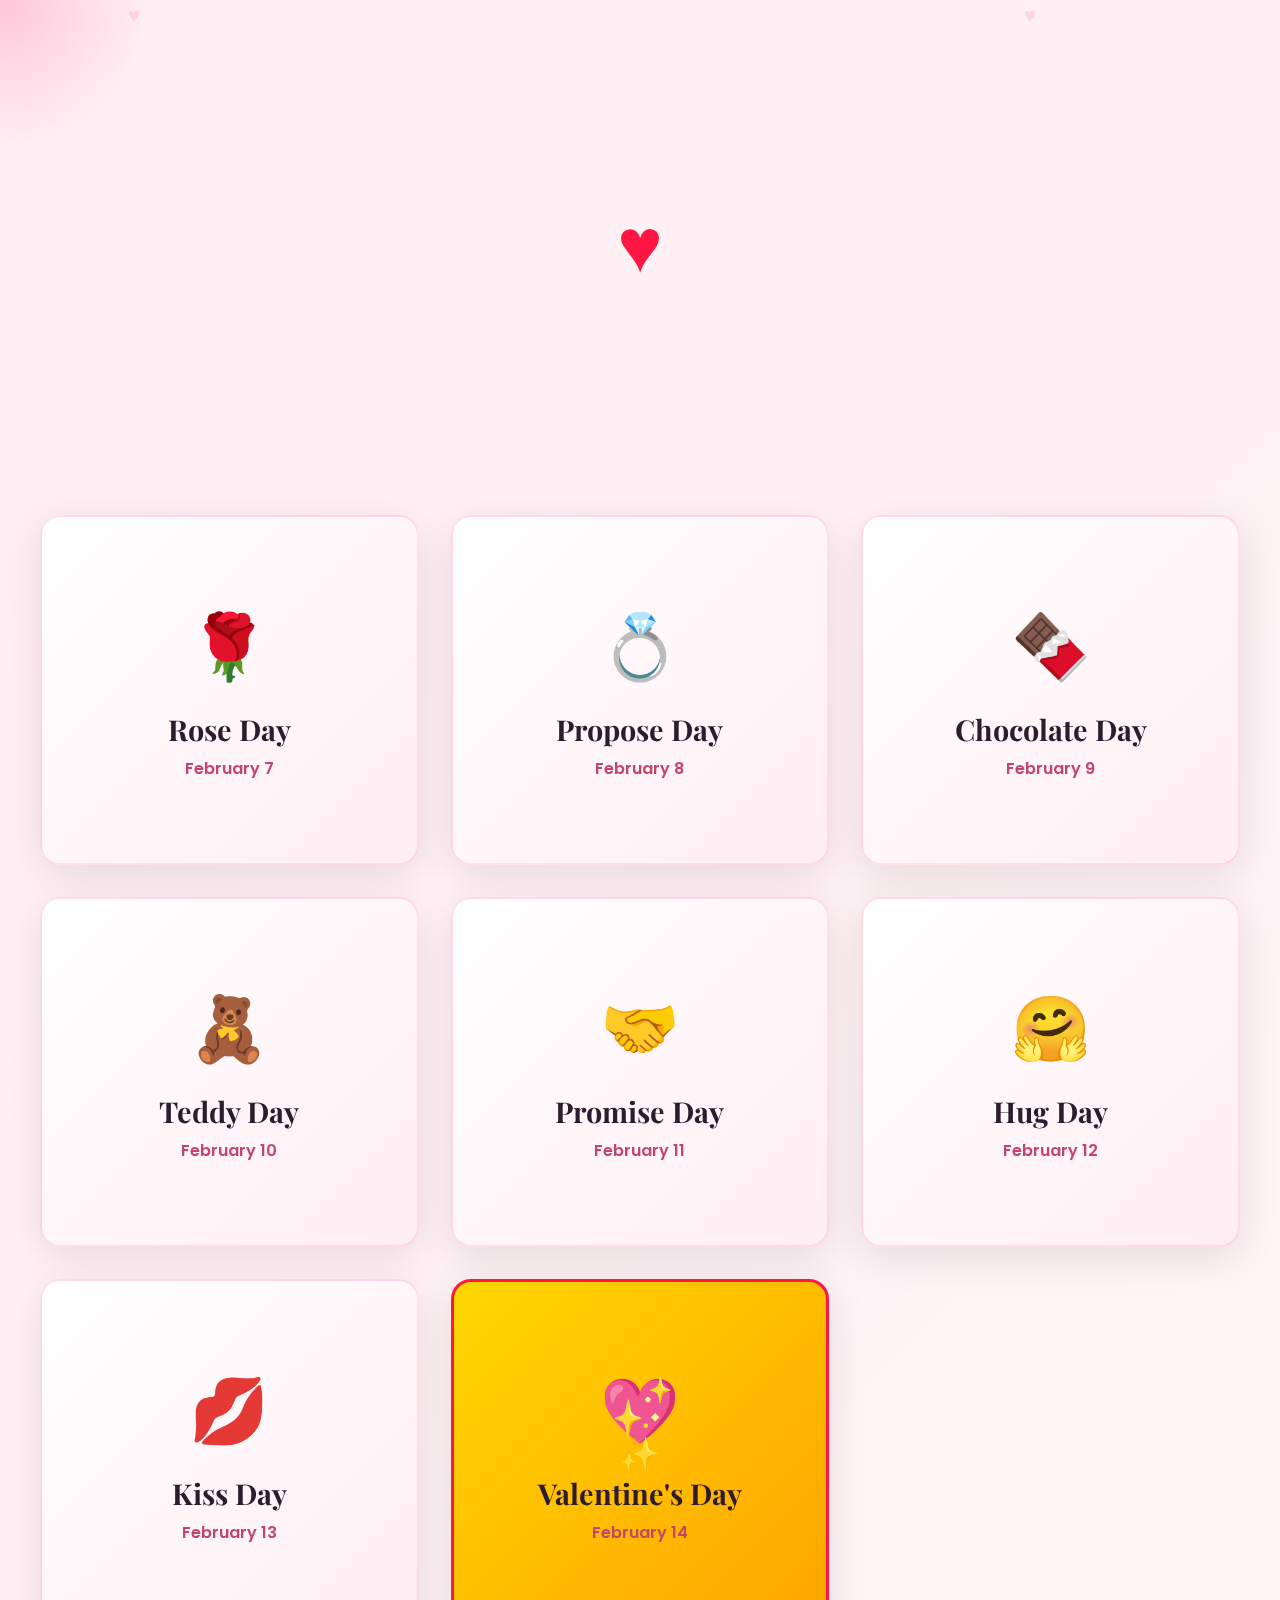
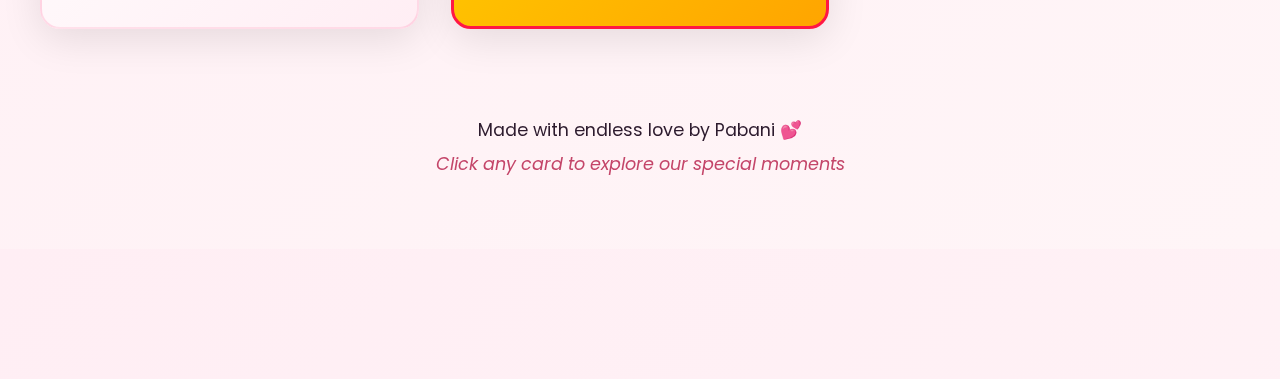
<file: index.html>
<!DOCTYPE html>
<html lang="en">
<head>
    <meta charset="UTF-8">
    <meta name="viewport" content="width=device-width, initial-scale=1.0">
    <title>For Sonakshi 💕 - A Week of Love</title>
    <link rel="stylesheet" href="styles.css">
    <link rel="preconnect" href="https://fonts.googleapis.com">
    <link rel="preconnect" href="https://fonts.gstatic.com" crossorigin>
    <link href="https://fonts.googleapis.com/css2?family=Playfair+Display:wght@400;700&family=Poppins:wght@300;400;600&display=swap" rel="stylesheet">
</head>
<body>
    <div class="cursor-glow"></div>
    <div class="hearts-bg"></div>
    
    <div class="container">
        <header class="hero">
            <div class="hero-content">
                <h1 class="title">
                    <span class="from">From Pabani</span>
                    <span class="heart">♥</span>
                    <span class="to">To Sonakshi</span>
                </h1>
                <p class="subtitle">A celebration of our love, one day at a time</p>
            </div>
        </header>

        <main class="days-container">
            <div class="day-card" data-day="rose">
                <div class="card-inner">
                    <div class="card-front">
                        <div class="icon">🌹</div>
                        <h2>Rose Day</h2>
                        <p class="date">February 7</p>
                    </div>
                    <div class="card-back">
                        <h3>Like this rose...</h3>
                        <p>Your beauty blooms eternal in my heart</p>
                        <button class="explore-btn" onclick="navigateToDay('rose')">Explore</button>
                    </div>
                </div>
            </div>

            <div class="day-card" data-day="propose">
                <div class="card-inner">
                    <div class="card-front">
                        <div class="icon">💍</div>
                        <h2>Propose Day</h2>
                        <p class="date">February 8</p>
                    </div>
                    <div class="card-back">
                        <h3>Every day...</h3>
                        <p>I choose you again and again</p>
                        <button class="explore-btn" onclick="navigateToDay('propose')">Explore</button>
                    </div>
                </div>
            </div>

            <div class="day-card" data-day="chocolate">
                <div class="card-inner">
                    <div class="card-front">
                        <div class="icon">🍫</div>
                        <h2>Chocolate Day</h2>
                        <p class="date">February 9</p>
                    </div>
                    <div class="card-back">
                        <h3>Sweet moments...</h3>
                        <p>Life with you is sweeter than chocolate</p>
                        <button class="explore-btn" onclick="navigateToDay('chocolate')">Explore</button>
                    </div>
                </div>
            </div>

            <div class="day-card" data-day="teddy">
                <div class="card-inner">
                    <div class="card-front">
                        <div class="icon">🧸</div>
                        <h2>Teddy Day</h2>
                        <p class="date">February 10</p>
                    </div>
                    <div class="card-back">
                        <h3>Soft and warm...</h3>
                        <p>Like the comfort I find in your embrace</p>
                        <button class="explore-btn" onclick="navigateToDay('teddy')">Explore</button>
                    </div>
                </div>
            </div>

            <div class="day-card" data-day="promise">
                <div class="card-inner">
                    <div class="card-front">
                        <div class="icon">🤝</div>
                        <h2>Promise Day</h2>
                        <p class="date">February 11</p>
                    </div>
                    <div class="card-back">
                        <h3>My promise...</h3>
                        <p>To love you through every season</p>
                        <button class="explore-btn" onclick="navigateToDay('promise')">Explore</button>
                    </div>
                </div>
            </div>

            <div class="day-card" data-day="hug">
                <div class="card-inner">
                    <div class="card-front">
                        <div class="icon">🤗</div>
                        <h2>Hug Day</h2>
                        <p class="date">February 12</p>
                    </div>
                    <div class="card-back">
                        <h3>In your arms...</h3>
                        <p>I found my home</p>
                        <button class="explore-btn" onclick="navigateToDay('hug')">Explore</button>
                    </div>
                </div>
            </div>

            <div class="day-card" data-day="kiss">
                <div class="card-inner">
                    <div class="card-front">
                        <div class="icon">💋</div>
                        <h2>Kiss Day</h2>
                        <p class="date">February 13</p>
                    </div>
                    <div class="card-back">
                        <h3>Every kiss...</h3>
                        <p>Tells a story only we understand</p>
                        <button class="explore-btn" onclick="navigateToDay('kiss')">Explore</button>
                    </div>
                </div>
            </div>

            <div class="day-card valentine-special" data-day="valentine">
                <div class="card-inner">
                    <div class="card-front">
                        <div class="icon">💖</div>
                        <h2>Valentine's Day</h2>
                        <p class="date">February 14</p>
                    </div>
                    <div class="card-back">
                        <h3>Forever & Always</h3>
                        <p>My heart belongs to you, Sonakshi</p>
                        <button class="explore-btn" onclick="navigateToDay('valentine')">Open My Heart</button>
                    </div>
                </div>
            </div>
        </main>

        <footer class="footer">
            <p>Made with endless love by Pabani 💕</p>
            <p class="footer-note">Click any card to explore our special moments</p>
        </footer>
    </div>

    <script src="script.js"></script>
</body>
</html>
</file>
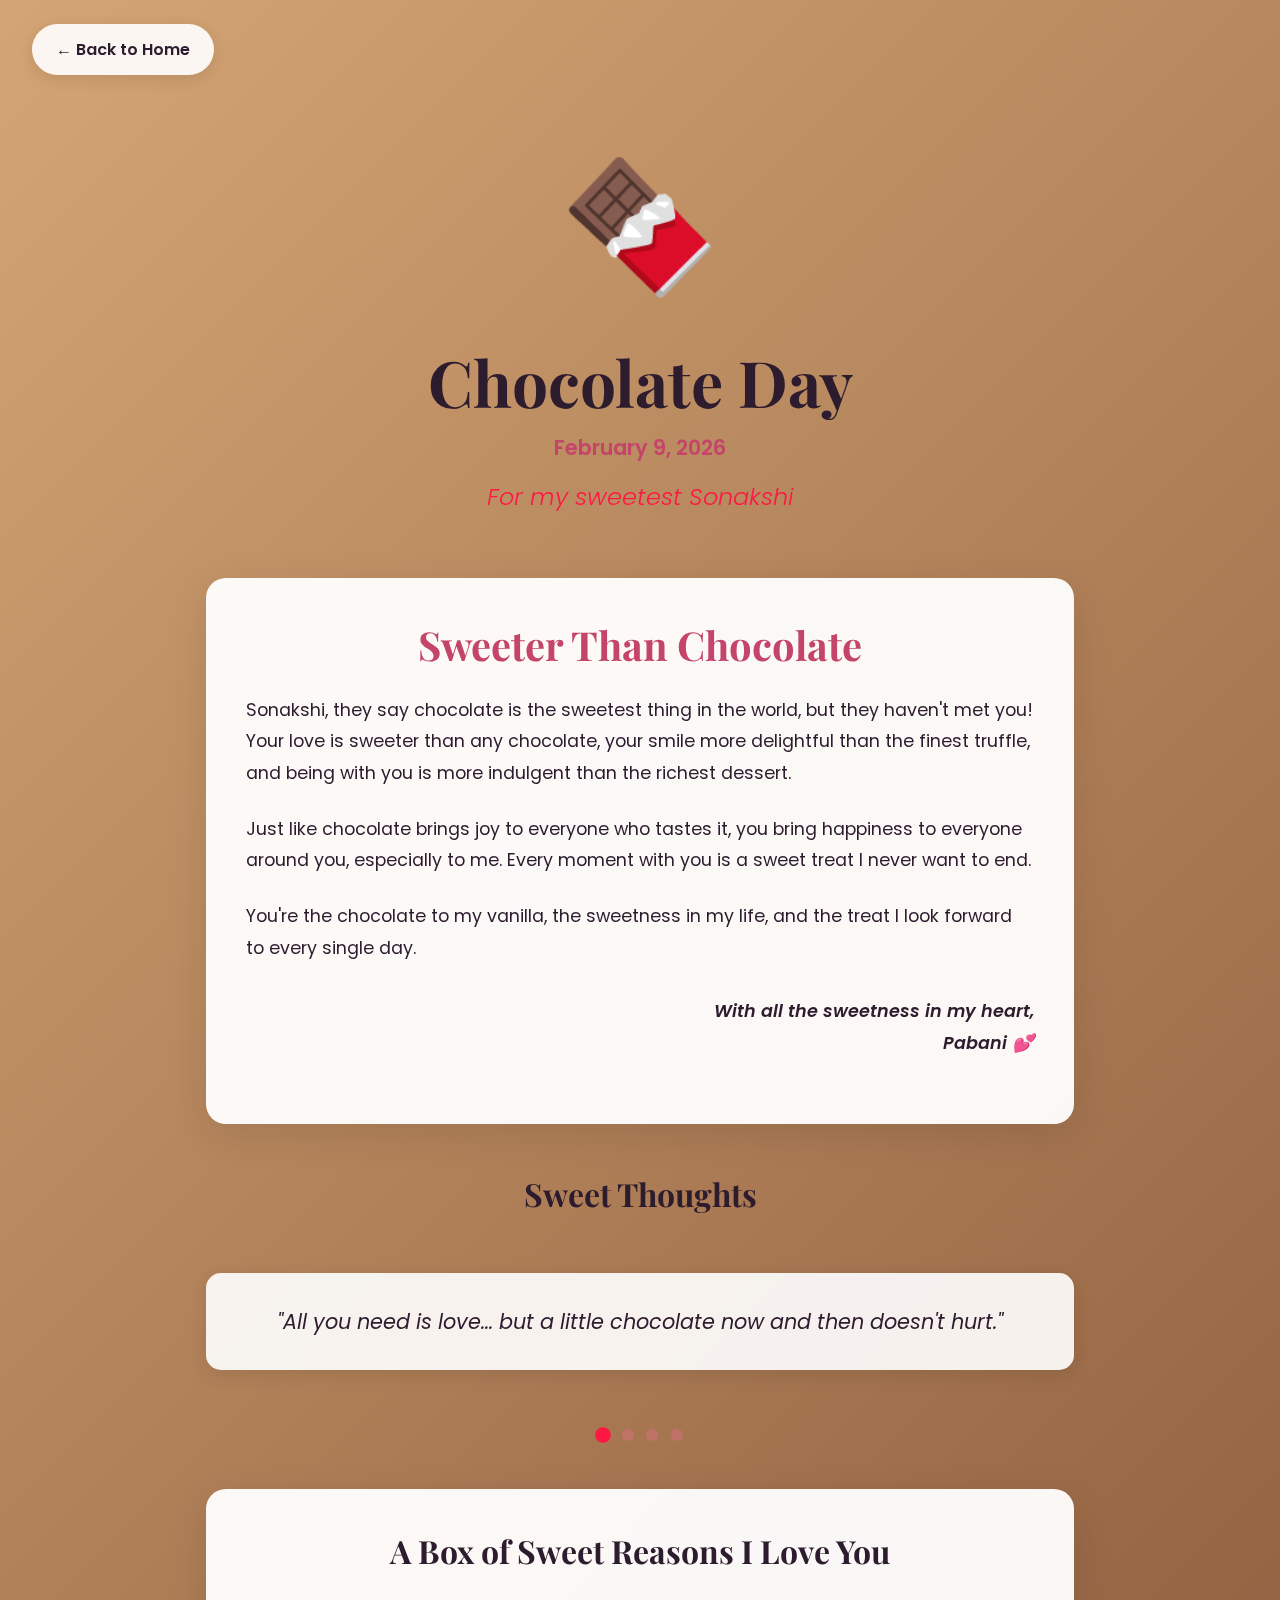
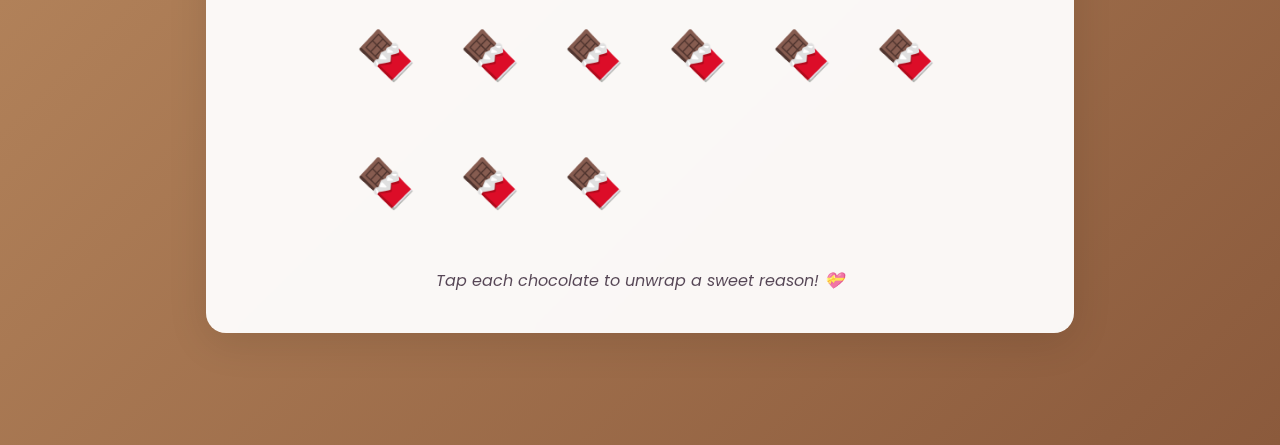
<file: chocolate.html>
<!DOCTYPE html>
<html lang="en">
<head>
    <meta charset="UTF-8">
    <meta name="viewport" content="width=device-width, initial-scale=1.0">
    <title>Chocolate Day - For Sonakshi 🍫</title>
    <link rel="stylesheet" href="../day-styles.css">
    <link rel="preconnect" href="https://fonts.googleapis.com">
    <link rel="preconnect" href="https://fonts.gstatic.com" crossorigin>
    <link href="https://fonts.googleapis.com/css2?family=Playfair+Display:wght@400;700&family=Poppins:wght@300;400;600&display=swap" rel="stylesheet">
</head>
<body class="chocolate-day">
    <div class="petals-container"></div>
    
    <nav class="nav">
        <a href="../index.html" class="back-btn">← Back to Home</a>
    </nav>

    <div class="content-wrapper">
        <div class="day-header">
            <div class="icon-large">🍫</div>
            <h1 class="day-title">Chocolate Day</h1>
            <p class="day-date">February 9, 2026</p>
            <p class="dedication">For my sweetest Sonakshi</p>
        </div>

        <div class="message-card">
            <h2>Sweeter Than Chocolate</h2>
            <p>Sonakshi, they say chocolate is the sweetest thing in the world, but they haven't met you! Your love is sweeter than any chocolate, your smile more delightful than the finest truffle, and being with you is more indulgent than the richest dessert.</p>
            <p>Just like chocolate brings joy to everyone who tastes it, you bring happiness to everyone around you, especially to me. Every moment with you is a sweet treat I never want to end.</p>
            <p>You're the chocolate to my vanilla, the sweetness in my life, and the treat I look forward to every single day.</p>
            <p class="signature">With all the sweetness in my heart,<br>Pabani 💕</p>
        </div>

        <div class="quote-section">
            <h3>Sweet Thoughts</h3>
            <div class="quote-carousel">
                <div class="quote active">
                    <p>"All you need is love... but a little chocolate now and then doesn't hurt."</p>
                </div>
                <div class="quote">
                    <p>"Life is like a box of chocolates, and you're my favorite flavor."</p>
                </div>
                <div class="quote">
                    <p>"Chocolate makes everything better, but your love makes everything perfect."</p>
                </div>
                <div class="quote">
                    <p>"The sweetness of chocolate pales in comparison to the sweetness of your love."</p>
                </div>
            </div>
            <div class="carousel-dots">
                <span class="dot active" data-index="0"></span>
                <span class="dot" data-index="1"></span>
                <span class="dot" data-index="2"></span>
                <span class="dot" data-index="3"></span>
            </div>
        </div>

        <div class="chocolate-box">
            <h3 style="text-align: center; color: #2d1b2e; margin-bottom: 2rem; font-family: 'Playfair Display', serif; font-size: clamp(1.5rem, 3vw, 2rem);">
                A Box of Sweet Reasons I Love You
            </h3>
            <div class="chocolates-grid">
                <div class="chocolate-piece" data-reason="Your beautiful smile brightens my day">🍫</div>
                <div class="chocolate-piece" data-reason="Your kindness touches my heart">🍫</div>
                <div class="chocolate-piece" data-reason="Your laughter is music to my ears">🍫</div>
                <div class="chocolate-piece" data-reason="Your support means everything to me">🍫</div>
                <div class="chocolate-piece" data-reason="Your love makes me complete">🍫</div>
                <div class="chocolate-piece" data-reason="Your presence makes life sweeter">🍫</div>
                <div class="chocolate-piece" data-reason="Your warmth comforts my soul">🍫</div>
                <div class="chocolate-piece" data-reason="Your beauty takes my breath away">🍫</div>
                <div class="chocolate-piece" data-reason="You make every day special">🍫</div>
            </div>
            <p style="text-align: center; margin-top: 2rem; font-style: italic; color: #2d1b2e; opacity: 0.8;">
                Tap each chocolate to unwrap a sweet reason! 💝
            </p>
        </div>
    </div>

    <script src="../day-script.js"></script>
    <script>
        // Create falling chocolates
        function createChocolate() {
            const chocolate = document.createElement('div');
            chocolate.className = 'falling-petal';
            chocolate.textContent = '🍫';
            chocolate.style.left = Math.random() * 100 + '%';
            chocolate.style.animationDuration = Math.random() * 3 + 4 + 's';
            chocolate.style.animationDelay = Math.random() * 2 + 's';
            document.querySelector('.petals-container').appendChild(chocolate);
            
            setTimeout(() => {
                chocolate.remove();
            }, 7000);
        }

        setInterval(createChocolate, 1000);

        // Interactive chocolate box
        const chocolatePieces = document.querySelectorAll('.chocolate-piece');
        
        chocolatePieces.forEach(piece => {
            piece.addEventListener('click', function() {
                const reason = this.getAttribute('data-reason');
                
                // Create popup
                const popup = document.createElement('div');
                popup.className = 'chocolate-popup';
                popup.innerHTML = `
                    <div class="popup-content">
                        <p>${reason}</p>
                        <button onclick="this.parentElement.parentElement.remove()">💖</button>
                    </div>
                `;
                document.body.appendChild(popup);
                
                // Animate piece
                this.style.transform = 'scale(1.2) rotate(360deg)';
                setTimeout(() => {
                    this.style.transform = '';
                }, 500);
            });
        });

        // Add chocolate box styles
        const style = document.createElement('style');
        style.textContent = `
            .chocolate-box {
                background: rgba(255, 255, 255, 0.95);
                backdrop-filter: blur(10px);
                padding: 2.5rem;
                border-radius: 20px;
                margin: 3rem 0;
                box-shadow: 0 10px 40px rgba(0, 0, 0, 0.1);
            }

            .chocolates-grid {
                display: grid;
                grid-template-columns: repeat(auto-fit, minmax(80px, 1fr));
                gap: 1.5rem;
                max-width: 600px;
                margin: 0 auto;
            }

            .chocolate-piece {
                font-size: 3rem;
                text-align: center;
                cursor: pointer;
                transition: all 0.3s ease;
                padding: 1rem;
                border-radius: 10px;
            }

            .chocolate-piece:hover {
                transform: scale(1.1) rotate(5deg);
                background: rgba(139, 90, 60, 0.1);
            }

            .chocolate-popup {
                position: fixed;
                top: 0;
                left: 0;
                width: 100%;
                height: 100%;
                background: rgba(0, 0, 0, 0.7);
                display: flex;
                align-items: center;
                justify-content: center;
                z-index: 1000;
                animation: fadeIn 0.3s ease;
            }

            .popup-content {
                background: linear-gradient(135deg, #ff6b9d 0%, #c44569 100%);
                color: white;
                padding: 2.5rem;
                border-radius: 20px;
                max-width: 400px;
                text-align: center;
                box-shadow: 0 20px 60px rgba(0, 0, 0, 0.3);
                animation: slideInUp 0.4s ease;
            }

            .popup-content p {
                font-size: 1.3rem;
                line-height: 1.6;
                margin-bottom: 1.5rem;
            }

            .popup-content button {
                background: white;
                border: none;
                padding: 0.8rem 2rem;
                border-radius: 50px;
                font-size: 1.2rem;
                cursor: pointer;
                transition: all 0.3s ease;
            }

            .popup-content button:hover {
                transform: scale(1.1);
            }

            @media (max-width: 768px) {
                .chocolate-box {
                    padding: 1.5rem;
                }

                .chocolates-grid {
                    grid-template-columns: repeat(3, 1fr);
                    gap: 1rem;
                }

                .chocolate-piece {
                    font-size: 2.5rem;
                    padding: 0.5rem;
                }

                .popup-content {
                    padding: 2rem 1.5rem;
                    margin: 1rem;
                }

                .popup-content p {
                    font-size: 1.1rem;
                }
            }
        `;
        document.head.appendChild(style);
    </script>
</body>
</html>
</file>
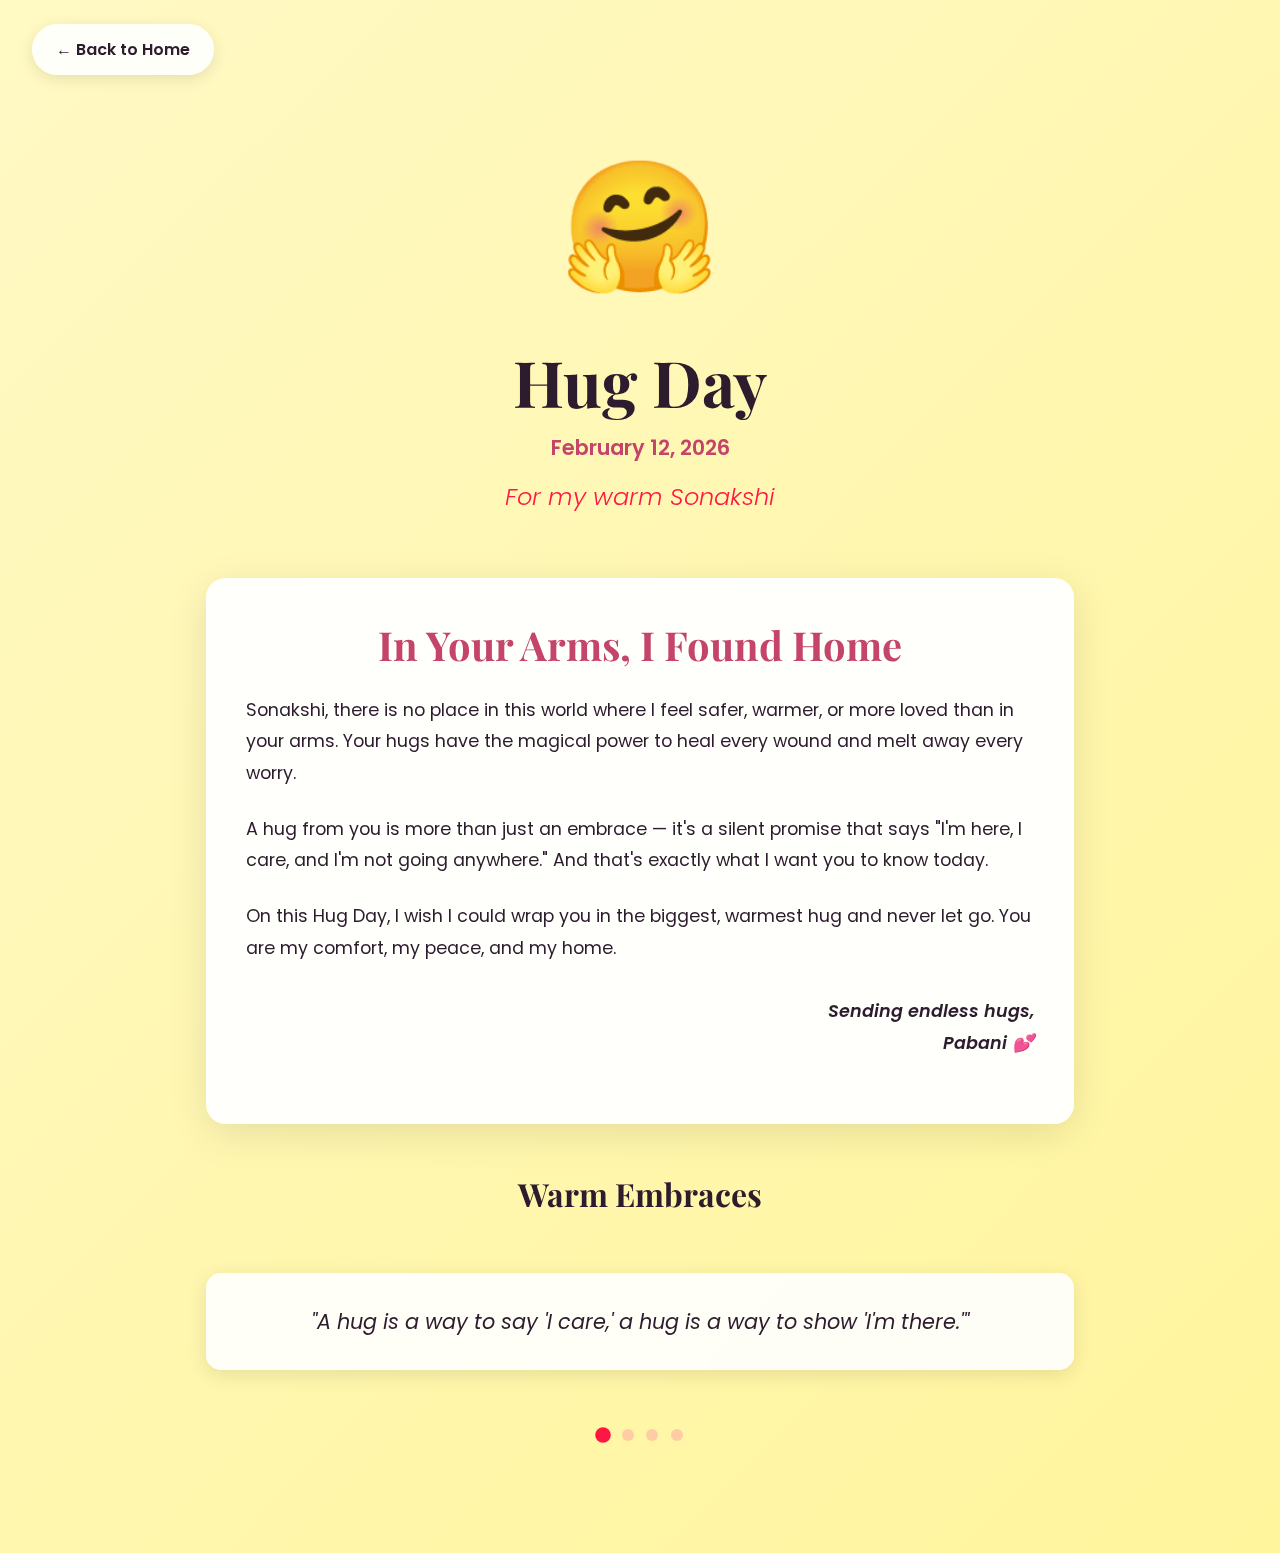
<file: hug.html>
<!DOCTYPE html>
<html lang="en">
<head>
    <meta charset="UTF-8">
    <meta name="viewport" content="width=device-width, initial-scale=1.0">
    <title>Hug Day - For Sonakshi 🤗</title>
    <link rel="stylesheet" href="day-styles.css">
    <link rel="preconnect" href="https://fonts.googleapis.com">
    <link rel="preconnect" href="https://fonts.gstatic.com" crossorigin>
    <link href="https://fonts.googleapis.com/css2?family=Playfair+Display:wght@400;700&family=Poppins:wght@300;400;600&display=swap" rel="stylesheet">
</head>
<body class="hug-day">
    <div class="petals-container"></div>
    
    <nav class="nav">
        <a href="index.html" class="back-btn">← Back to Home</a>
    </nav>

    <div class="content-wrapper">
        <div class="day-header">
            <div class="icon-large">🤗</div>
            <h1 class="day-title">Hug Day</h1>
            <p class="day-date">February 12, 2026</p>
            <p class="dedication">For my warm Sonakshi</p>
        </div>

        <div class="message-card">
            <h2>In Your Arms, I Found Home</h2>
            <p>Sonakshi, there is no place in this world where I feel safer, warmer, or more loved than in your arms. Your hugs have the magical power to heal every wound and melt away every worry.</p>
            <p>A hug from you is more than just an embrace — it's a silent promise that says "I'm here, I care, and I'm not going anywhere." And that's exactly what I want you to know today.</p>
            <p>On this Hug Day, I wish I could wrap you in the biggest, warmest hug and never let go. You are my comfort, my peace, and my home.</p>
            <p class="signature">Sending endless hugs,<br>Pabani 💕</p>
        </div>

        <div class="quote-section">
            <h3>Warm Embraces</h3>
            <div class="quote-carousel">
                <div class="quote active">
                    <p>"A hug is a way to say 'I care,' a hug is a way to show 'I'm there.'"</p>
                </div>
                <div class="quote">
                    <p>"Your hugs are my safe place, where I find peace and grace."</p>
                </div>
                <div class="quote">
                    <p>"A hug from you is my favorite therapy — it heals my heart and sets me free."</p>
                </div>
                <div class="quote">
                    <p>"Your hugs are my forever home, where I'm never alone."</p>
                </div>
            </div>
            <div class="carousel-dots">
                <span class="dot active" data-index="0"></span>
                <span class="dot" data-index="1"></span>
                <span class="dot" data-index="2"></span>
                <span class="dot" data-index="3"></span>
            </div>
        </div>
    </div>

    <script src="day-script.js"></script>
    <script>
        // Create falling hugs
        function createHug() {
            const hug = document.createElement('div');
            hug.className = 'falling-petal';
            hug.textContent = '🤗';
            hug.style.left = Math.random() * 100 + '%';
            hug.style.animationDuration = Math.random() * 3 + 4 + 's';
            hug.style.animationDelay = Math.random() * 2 + 's';
            document.querySelector('.petals-container').appendChild(hug);
            
            setTimeout(() => {
                hug.remove();
            }, 7000);
        }

        setInterval(createHug, 1000);
    </script>
</body>
</html>
</file>
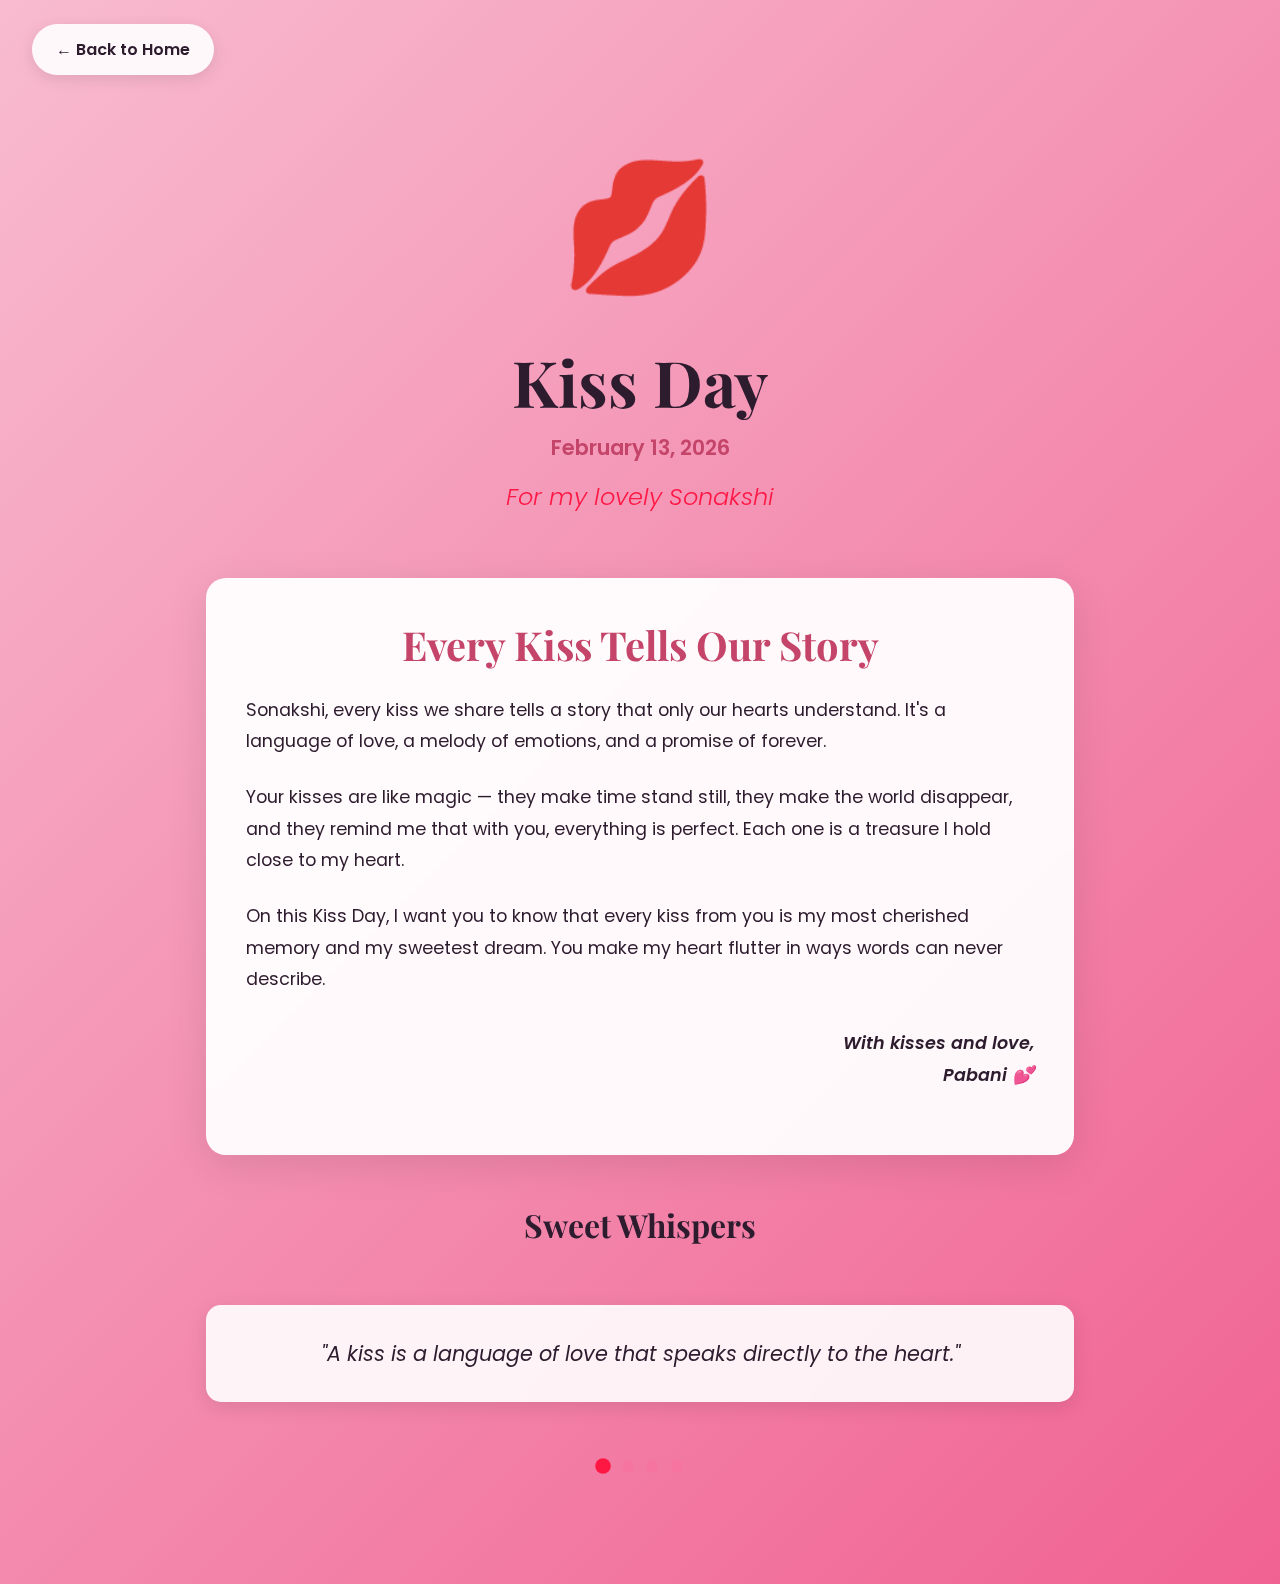
<file: kiss.html>
<!DOCTYPE html>
<html lang="en">
<head>
    <meta charset="UTF-8">
    <meta name="viewport" content="width=device-width, initial-scale=1.0">
    <title>Kiss Day - For Sonakshi 💋</title>
    <link rel="stylesheet" href="day-styles.css">
    <link rel="preconnect" href="https://fonts.googleapis.com">
    <link rel="preconnect" href="https://fonts.gstatic.com" crossorigin>
    <link href="https://fonts.googleapis.com/css2?family=Playfair+Display:wght@400;700&family=Poppins:wght@300;400;600&display=swap" rel="stylesheet">
</head>
<body class="kiss-day">
    <div class="petals-container"></div>
    
    <nav class="nav">
        <a href="index.html" class="back-btn">← Back to Home</a>
    </nav>

    <div class="content-wrapper">
        <div class="day-header">
            <div class="icon-large">💋</div>
            <h1 class="day-title">Kiss Day</h1>
            <p class="day-date">February 13, 2026</p>
            <p class="dedication">For my lovely Sonakshi</p>
        </div>

        <div class="message-card">
            <h2>Every Kiss Tells Our Story</h2>
            <p>Sonakshi, every kiss we share tells a story that only our hearts understand. It's a language of love, a melody of emotions, and a promise of forever.</p>
            <p>Your kisses are like magic — they make time stand still, they make the world disappear, and they remind me that with you, everything is perfect. Each one is a treasure I hold close to my heart.</p>
            <p>On this Kiss Day, I want you to know that every kiss from you is my most cherished memory and my sweetest dream. You make my heart flutter in ways words can never describe.</p>
            <p class="signature">With kisses and love,<br>Pabani 💕</p>
        </div>

        <div class="quote-section">
            <h3>Sweet Whispers</h3>
            <div class="quote-carousel">
                <div class="quote active">
                    <p>"A kiss is a language of love that speaks directly to the heart."</p>
                </div>
                <div class="quote">
                    <p>"Your kisses are my favorite melody, that plays in my heart endlessly."</p>
                </div>
                <div class="quote">
                    <p>"Your kisses are like magic, that turns my world into a fairy tale."</p>
                </div>
                <div class="quote">
                    <p>"A kiss from you is a silent promise, that you'll always be by my side."</p>
                </div>
            </div>
            <div class="carousel-dots">
                <span class="dot active" data-index="0"></span>
                <span class="dot" data-index="1"></span>
                <span class="dot" data-index="2"></span>
                <span class="dot" data-index="3"></span>
            </div>
        </div>
    </div>

    <script src="day-script.js"></script>
    <script>
        // Create falling kisses
        function createKiss() {
            const kiss = document.createElement('div');
            kiss.className = 'falling-petal';
            kiss.textContent = '💋';
            kiss.style.left = Math.random() * 100 + '%';
            kiss.style.animationDuration = Math.random() * 3 + 4 + 's';
            kiss.style.animationDelay = Math.random() * 2 + 's';
            document.querySelector('.petals-container').appendChild(kiss);
            
            setTimeout(() => {
                kiss.remove();
            }, 7000);
        }

        setInterval(createKiss, 1000);
    </script>
</body>
</html>
</file>
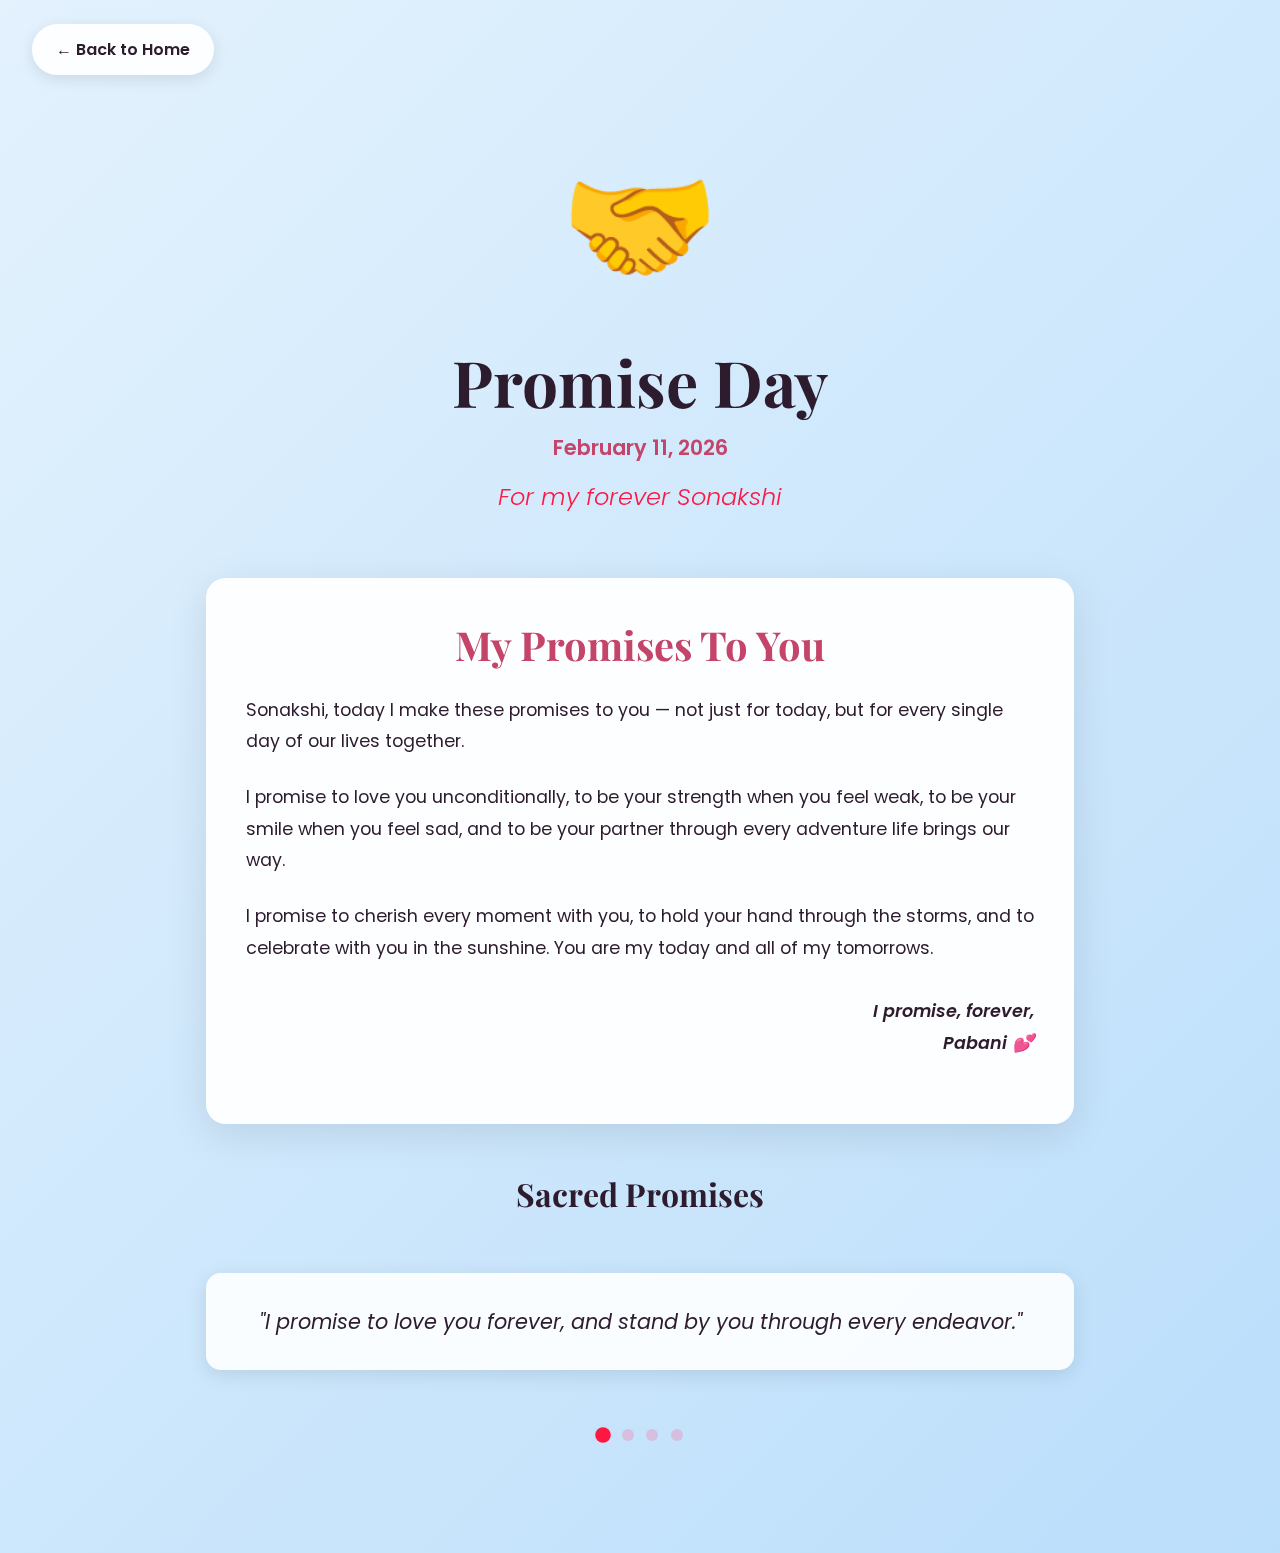
<file: promise.html>
<!DOCTYPE html>
<html lang="en">
<head>
    <meta charset="UTF-8">
    <meta name="viewport" content="width=device-width, initial-scale=1.0">
    <title>Promise Day - For Sonakshi 🤝</title>
    <link rel="stylesheet" href="day-styles.css">
    <link rel="preconnect" href="https://fonts.googleapis.com">
    <link rel="preconnect" href="https://fonts.gstatic.com" crossorigin>
    <link href="https://fonts.googleapis.com/css2?family=Playfair+Display:wght@400;700&family=Poppins:wght@300;400;600&display=swap" rel="stylesheet">
</head>
<body class="promise-day">
    <div class="petals-container"></div>
    
    <nav class="nav">
        <a href="index.html" class="back-btn">← Back to Home</a>
    </nav>

    <div class="content-wrapper">
        <div class="day-header">
            <div class="icon-large">🤝</div>
            <h1 class="day-title">Promise Day</h1>
            <p class="day-date">February 11, 2026</p>
            <p class="dedication">For my forever Sonakshi</p>
        </div>

        <div class="message-card">
            <h2>My Promises To You</h2>
            <p>Sonakshi, today I make these promises to you — not just for today, but for every single day of our lives together.</p>
            <p>I promise to love you unconditionally, to be your strength when you feel weak, to be your smile when you feel sad, and to be your partner through every adventure life brings our way.</p>
            <p>I promise to cherish every moment with you, to hold your hand through the storms, and to celebrate with you in the sunshine. You are my today and all of my tomorrows.</p>
            <p class="signature">I promise, forever,<br>Pabani 💕</p>
        </div>

        <div class="quote-section">
            <h3>Sacred Promises</h3>
            <div class="quote-carousel">
                <div class="quote active">
                    <p>"I promise to love you forever, and stand by you through every endeavor."</p>
                </div>
                <div class="quote">
                    <p>"I promise to be your strength and guide, and always walk by your side."</p>
                </div>
                <div class="quote">
                    <p>"I promise to hold your hand forever, and leave you never."</p>
                </div>
                <div class="quote">
                    <p>"I promise to be your light in the dark, and ignite your life with a spark."</p>
                </div>
            </div>
            <div class="carousel-dots">
                <span class="dot active" data-index="0"></span>
                <span class="dot" data-index="1"></span>
                <span class="dot" data-index="2"></span>
                <span class="dot" data-index="3"></span>
            </div>
        </div>
    </div>

    <script src="day-script.js"></script>
    <script>
        // Create falling stars
        function createStar() {
            const star = document.createElement('div');
            star.className = 'falling-petal';
            star.textContent = '🌟';
            star.style.left = Math.random() * 100 + '%';
            star.style.animationDuration = Math.random() * 3 + 4 + 's';
            star.style.animationDelay = Math.random() * 2 + 's';
            document.querySelector('.petals-container').appendChild(star);
            
            setTimeout(() => {
                star.remove();
            }, 7000);
        }

        setInterval(createStar, 1000);
    </script>
</body>
</html>
</file>
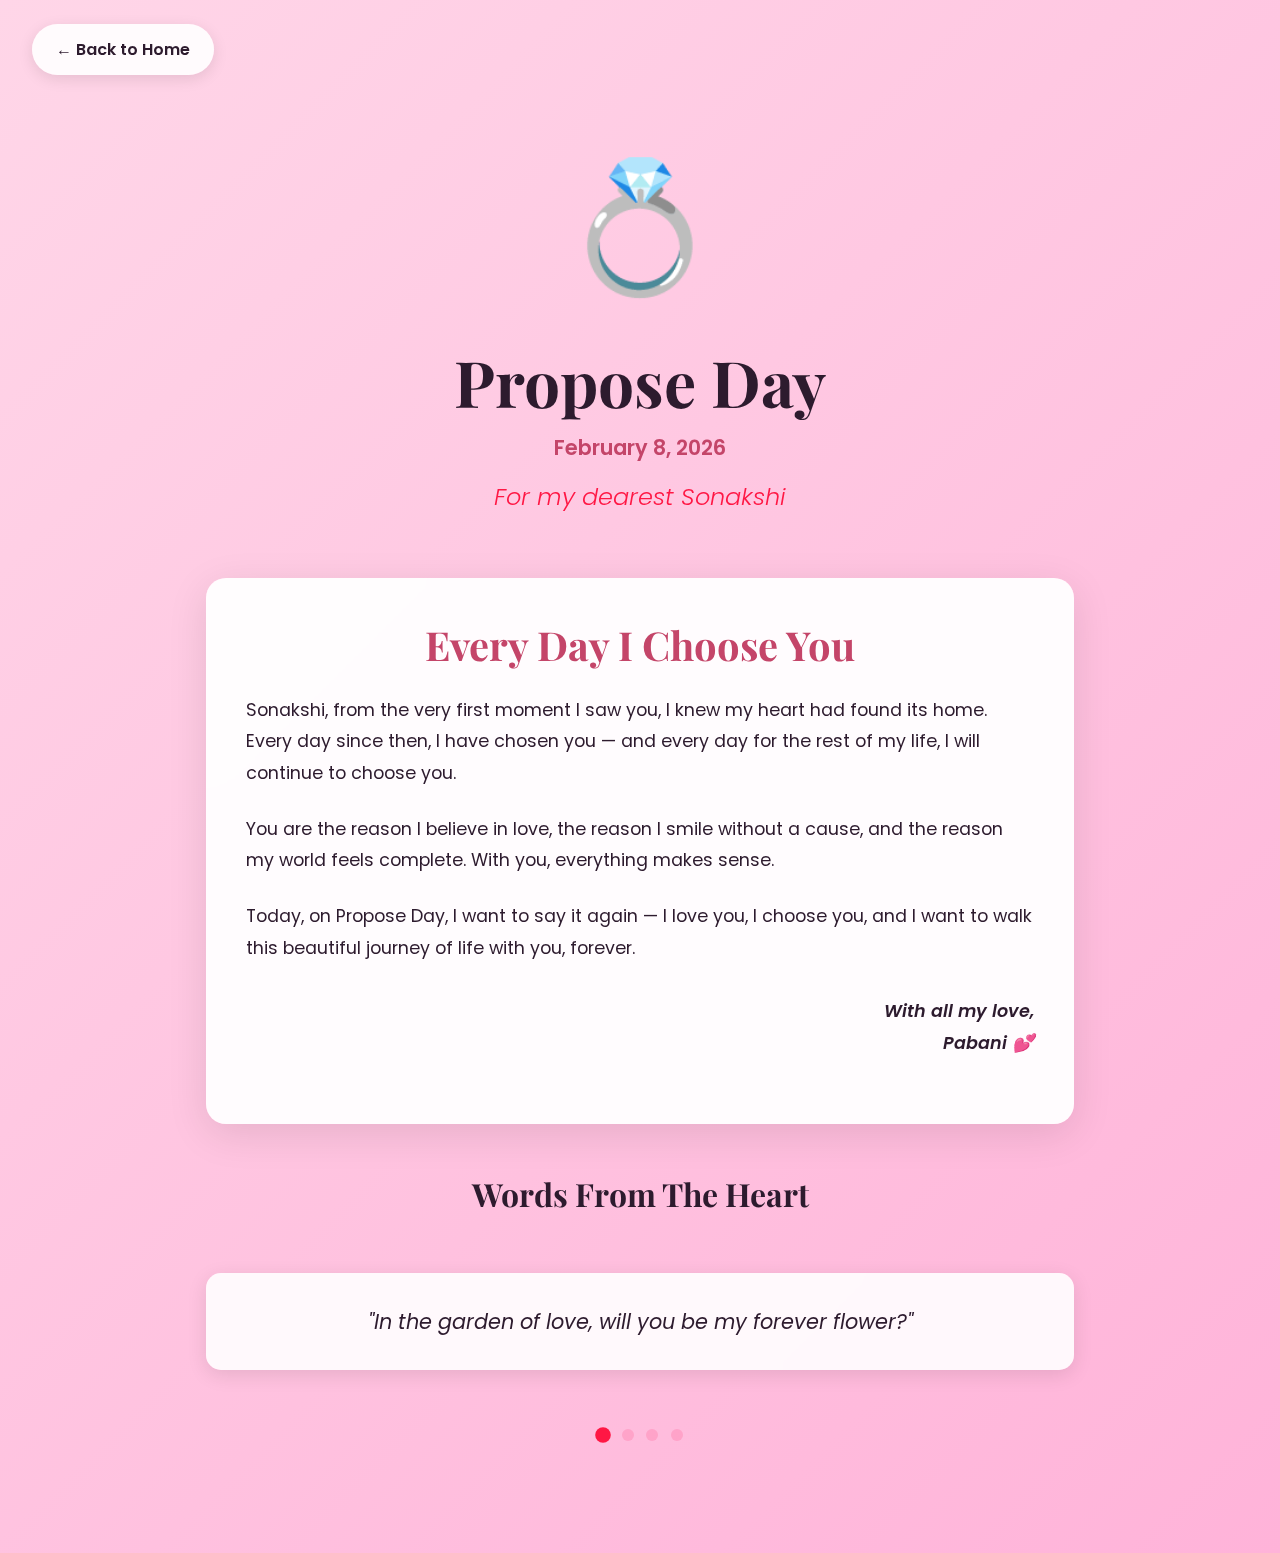
<file: propose.html>
<!DOCTYPE html>
<html lang="en">
<head>
    <meta charset="UTF-8">
    <meta name="viewport" content="width=device-width, initial-scale=1.0">
    <title>Propose Day - For Sonakshi 💍</title>
    <link rel="stylesheet" href="day-styles.css">
    <link rel="preconnect" href="https://fonts.googleapis.com">
    <link rel="preconnect" href="https://fonts.gstatic.com" crossorigin>
    <link href="https://fonts.googleapis.com/css2?family=Playfair+Display:wght@400;700&family=Poppins:wght@300;400;600&display=swap" rel="stylesheet">
</head>
<body class="propose-day">
    <div class="petals-container"></div>
    
    <nav class="nav">
        <a href="index.html" class="back-btn">← Back to Home</a>
    </nav>

    <div class="content-wrapper">
        <div class="day-header">
            <div class="icon-large">💍</div>
            <h1 class="day-title">Propose Day</h1>
            <p class="day-date">February 8, 2026</p>
            <p class="dedication">For my dearest Sonakshi</p>
        </div>

        <div class="message-card">
            <h2>Every Day I Choose You</h2>
            <p>Sonakshi, from the very first moment I saw you, I knew my heart had found its home. Every day since then, I have chosen you — and every day for the rest of my life, I will continue to choose you.</p>
            <p>You are the reason I believe in love, the reason I smile without a cause, and the reason my world feels complete. With you, everything makes sense.</p>
            <p>Today, on Propose Day, I want to say it again — I love you, I choose you, and I want to walk this beautiful journey of life with you, forever.</p>
            <p class="signature">With all my love,<br>Pabani 💕</p>
        </div>

        <div class="quote-section">
            <h3>Words From The Heart</h3>
            <div class="quote-carousel">
                <div class="quote active">
                    <p>"In the garden of love, will you be my forever flower?"</p>
                </div>
                <div class="quote">
                    <p>"Our love story is my favorite. Will you make it official and be my forever?"</p>
                </div>
                <div class="quote">
                    <p>"You're the answer to my prayers. Will you make my dreams come true by being mine?"</p>
                </div>
                <div class="quote">
                    <p>"Every day I choose you, and I will keep choosing you, forever and always."</p>
                </div>
            </div>
            <div class="carousel-dots">
                <span class="dot active" data-index="0"></span>
                <span class="dot" data-index="1"></span>
                <span class="dot" data-index="2"></span>
                <span class="dot" data-index="3"></span>
            </div>
        </div>
    </div>

    <script src="day-script.js"></script>
    <script>
        // Create falling rings
        function createRing() {
            const ring = document.createElement('div');
            ring.className = 'falling-petal';
            ring.textContent = '💍';
            ring.style.left = Math.random() * 100 + '%';
            ring.style.animationDuration = Math.random() * 3 + 4 + 's';
            ring.style.animationDelay = Math.random() * 2 + 's';
            document.querySelector('.petals-container').appendChild(ring);
            
            setTimeout(() => {
                ring.remove();
            }, 7000);
        }

        setInterval(createRing, 1000);
    </script>
</body>
</html>
</file>
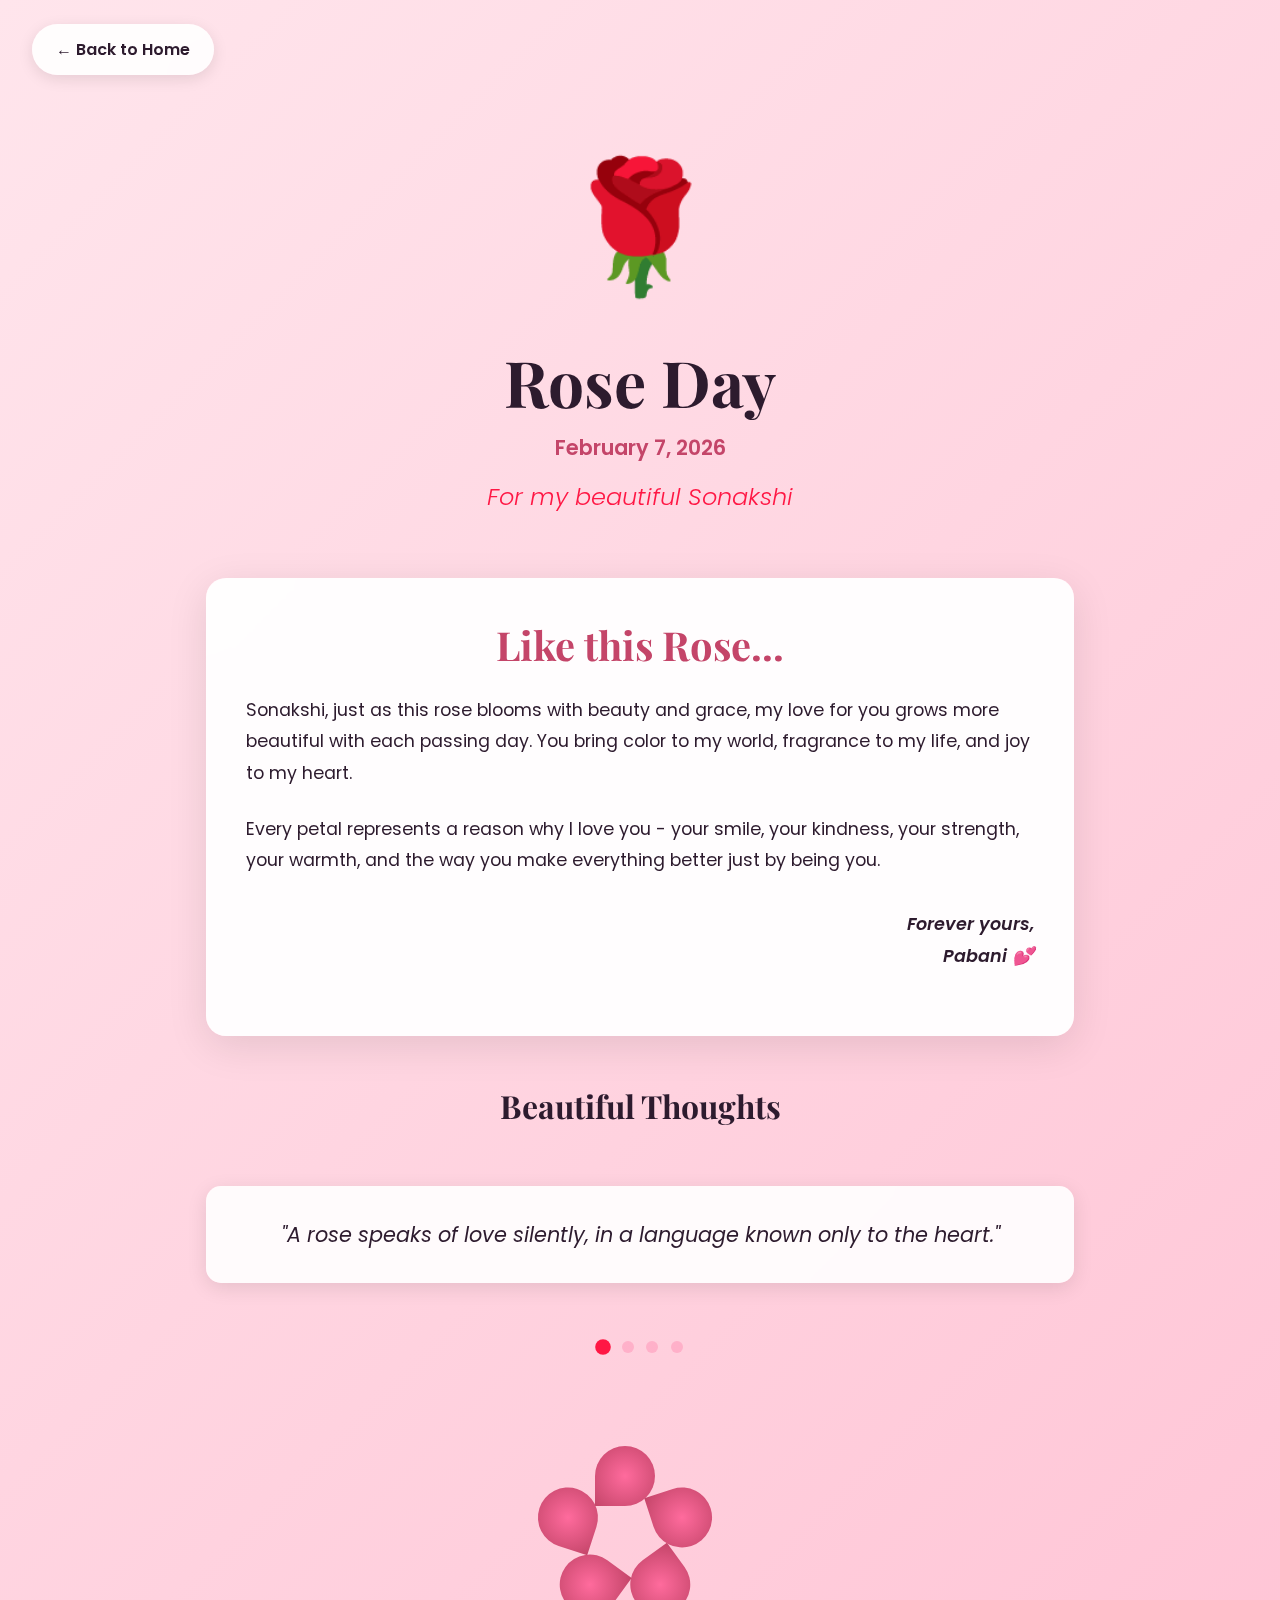
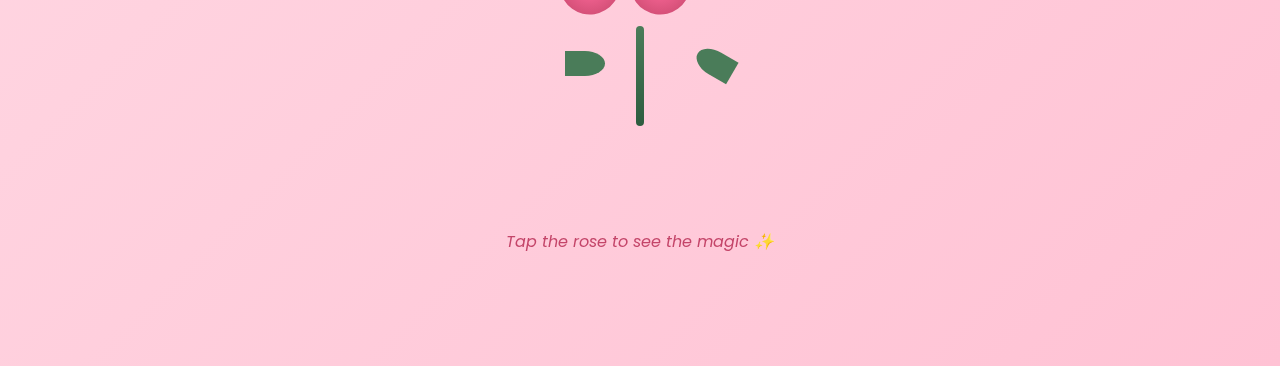
<file: rose.html>
<!DOCTYPE html>
<html lang="en">
<head>
    <meta charset="UTF-8">
    <meta name="viewport" content="width=device-width, initial-scale=1.0">
    <title>Rose Day - For Sonakshi 🌹</title>
    <link rel="stylesheet" href="../day-styles.css">
    <link rel="preconnect" href="https://fonts.googleapis.com">
    <link rel="preconnect" href="https://fonts.gstatic.com" crossorigin>
    <link href="https://fonts.googleapis.com/css2?family=Playfair+Display:wght@400;700&family=Poppins:wght@300;400;600&display=swap" rel="stylesheet">
</head>
<body class="rose-day">
    <div class="petals-container"></div>
    
    <nav class="nav">
        <a href="../index.html" class="back-btn">← Back to Home</a>
    </nav>

    <div class="content-wrapper">
        <div class="day-header">
            <div class="icon-large">🌹</div>
            <h1 class="day-title">Rose Day</h1>
            <p class="day-date">February 7, 2026</p>
            <p class="dedication">For my beautiful Sonakshi</p>
        </div>

        <div class="message-card">
            <h2>Like this Rose...</h2>
            <p>Sonakshi, just as this rose blooms with beauty and grace, my love for you grows more beautiful with each passing day. You bring color to my world, fragrance to my life, and joy to my heart.</p>
            <p>Every petal represents a reason why I love you - your smile, your kindness, your strength, your warmth, and the way you make everything better just by being you.</p>
            <p class="signature">Forever yours,<br>Pabani 💕</p>
        </div>

        <div class="quote-section">
            <h3>Beautiful Thoughts</h3>
            <div class="quote-carousel">
                <div class="quote active">
                    <p>"A rose speaks of love silently, in a language known only to the heart."</p>
                </div>
                <div class="quote">
                    <p>"Like a rose, you brighten my darkest days with your beauty and grace."</p>
                </div>
                <div class="quote">
                    <p>"In a garden full of flowers, you would still be the most beautiful rose."</p>
                </div>
                <div class="quote">
                    <p>"Every rose has its thorns, but with you, even the thorns feel like petals."</p>
                </div>
            </div>
            <div class="carousel-dots">
                <span class="dot active" data-index="0"></span>
                <span class="dot" data-index="1"></span>
                <span class="dot" data-index="2"></span>
                <span class="dot" data-index="3"></span>
            </div>
        </div>

        <div class="interactive-rose">
            <div class="rose-container">
                <div class="rose">
                    <div class="petal"></div>
                    <div class="petal"></div>
                    <div class="petal"></div>
                    <div class="petal"></div>
                    <div class="petal"></div>
                    <div class="stem"></div>
                    <div class="leaf"></div>
                    <div class="leaf"></div>
                </div>
            </div>
            <p class="tap-hint">Tap the rose to see the magic ✨</p>
        </div>
    </div>

    <script src="../day-script.js"></script>
    <script>
        // Rose-specific animations
        const rose = document.querySelector('.rose');
        rose.addEventListener('click', function() {
            this.style.animation = 'roseBloom 2s ease';
            setTimeout(() => {
                this.style.animation = '';
            }, 2000);
        });

        // Create falling petals
        function createPetal() {
            const petal = document.createElement('div');
            petal.className = 'falling-petal';
            petal.textContent = '🌹';
            petal.style.left = Math.random() * 100 + '%';
            petal.style.animationDuration = Math.random() * 3 + 4 + 's';
            petal.style.animationDelay = Math.random() * 2 + 's';
            document.querySelector('.petals-container').appendChild(petal);
            
            setTimeout(() => {
                petal.remove();
            }, 7000);
        }

        setInterval(createPetal, 800);
    </script>
</body>
</html>
</file>
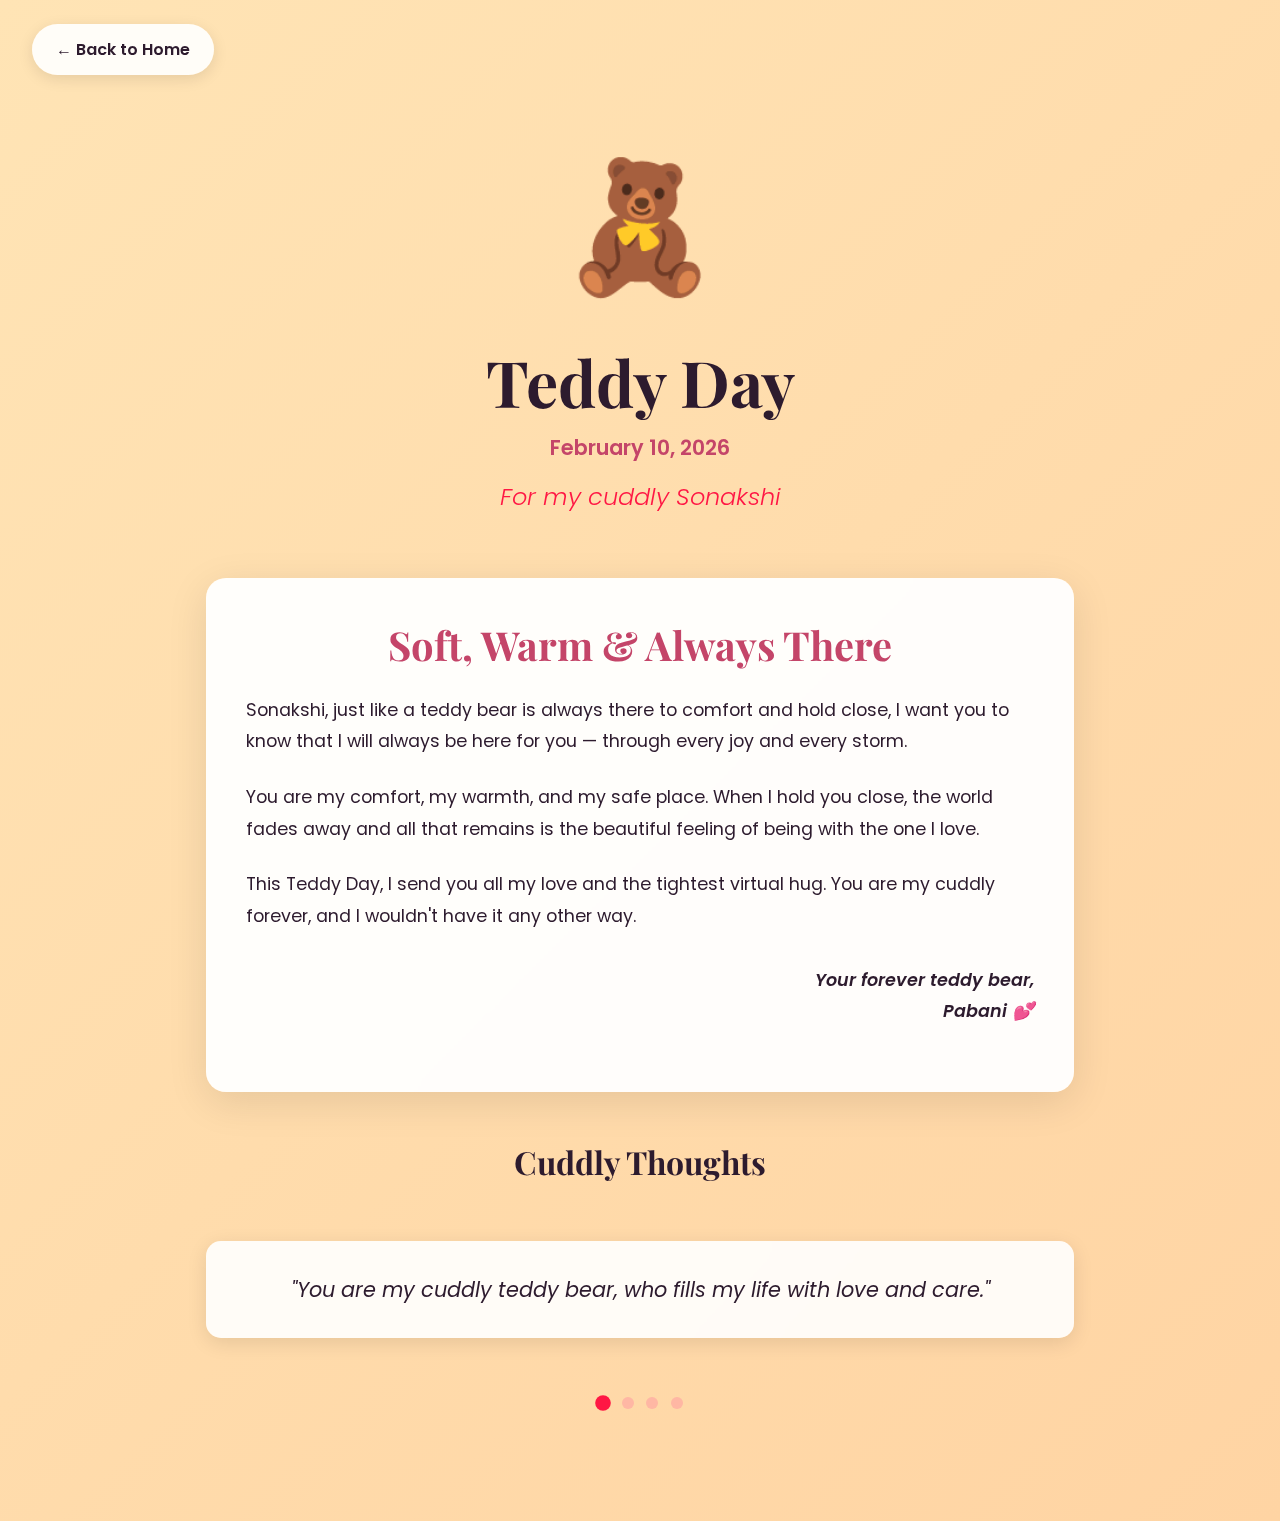
<file: teddy.html>
<!DOCTYPE html>
<html lang="en">
<head>
    <meta charset="UTF-8">
    <meta name="viewport" content="width=device-width, initial-scale=1.0">
    <title>Teddy Day - For Sonakshi 🧸</title>
    <link rel="stylesheet" href="day-styles.css">
    <link rel="preconnect" href="https://fonts.googleapis.com">
    <link rel="preconnect" href="https://fonts.gstatic.com" crossorigin>
    <link href="https://fonts.googleapis.com/css2?family=Playfair+Display:wght@400;700&family=Poppins:wght@300;400;600&display=swap" rel="stylesheet">
</head>
<body class="teddy-day">
    <div class="petals-container"></div>
    
    <nav class="nav">
        <a href="index.html" class="back-btn">← Back to Home</a>
    </nav>

    <div class="content-wrapper">
        <div class="day-header">
            <div class="icon-large">🧸</div>
            <h1 class="day-title">Teddy Day</h1>
            <p class="day-date">February 10, 2026</p>
            <p class="dedication">For my cuddly Sonakshi</p>
        </div>

        <div class="message-card">
            <h2>Soft, Warm & Always There</h2>
            <p>Sonakshi, just like a teddy bear is always there to comfort and hold close, I want you to know that I will always be here for you — through every joy and every storm.</p>
            <p>You are my comfort, my warmth, and my safe place. When I hold you close, the world fades away and all that remains is the beautiful feeling of being with the one I love.</p>
            <p>This Teddy Day, I send you all my love and the tightest virtual hug. You are my cuddly forever, and I wouldn't have it any other way.</p>
            <p class="signature">Your forever teddy bear,<br>Pabani 💕</p>
        </div>

        <div class="quote-section">
            <h3>Cuddly Thoughts</h3>
            <div class="quote-carousel">
                <div class="quote active">
                    <p>"You are my cuddly teddy bear, who fills my life with love and care."</p>
                </div>
                <div class="quote">
                    <p>"Just like a teddy bear, you are soft and warm — you bring comfort to my heart and calm every storm."</p>
                </div>
                <div class="quote">
                    <p>"Just like a teddy bear, you are my comfort zone. With you, I never feel alone."</p>
                </div>
                <div class="quote">
                    <p>"You are my teddy bear, my forever hug. With you, my heart feels snug."</p>
                </div>
            </div>
            <div class="carousel-dots">
                <span class="dot active" data-index="0"></span>
                <span class="dot" data-index="1"></span>
                <span class="dot" data-index="2"></span>
                <span class="dot" data-index="3"></span>
            </div>
        </div>
    </div>

    <script src="day-script.js"></script>
    <script>
        // Create falling teddy bears
        function createTeddy() {
            const teddy = document.createElement('div');
            teddy.className = 'falling-petal';
            teddy.textContent = '🧸';
            teddy.style.left = Math.random() * 100 + '%';
            teddy.style.animationDuration = Math.random() * 3 + 4 + 's';
            teddy.style.animationDelay = Math.random() * 2 + 's';
            document.querySelector('.petals-container').appendChild(teddy);
            
            setTimeout(() => {
                teddy.remove();
            }, 7000);
        }

        setInterval(createTeddy, 1000);
    </script>
</body>
</html>
</file>
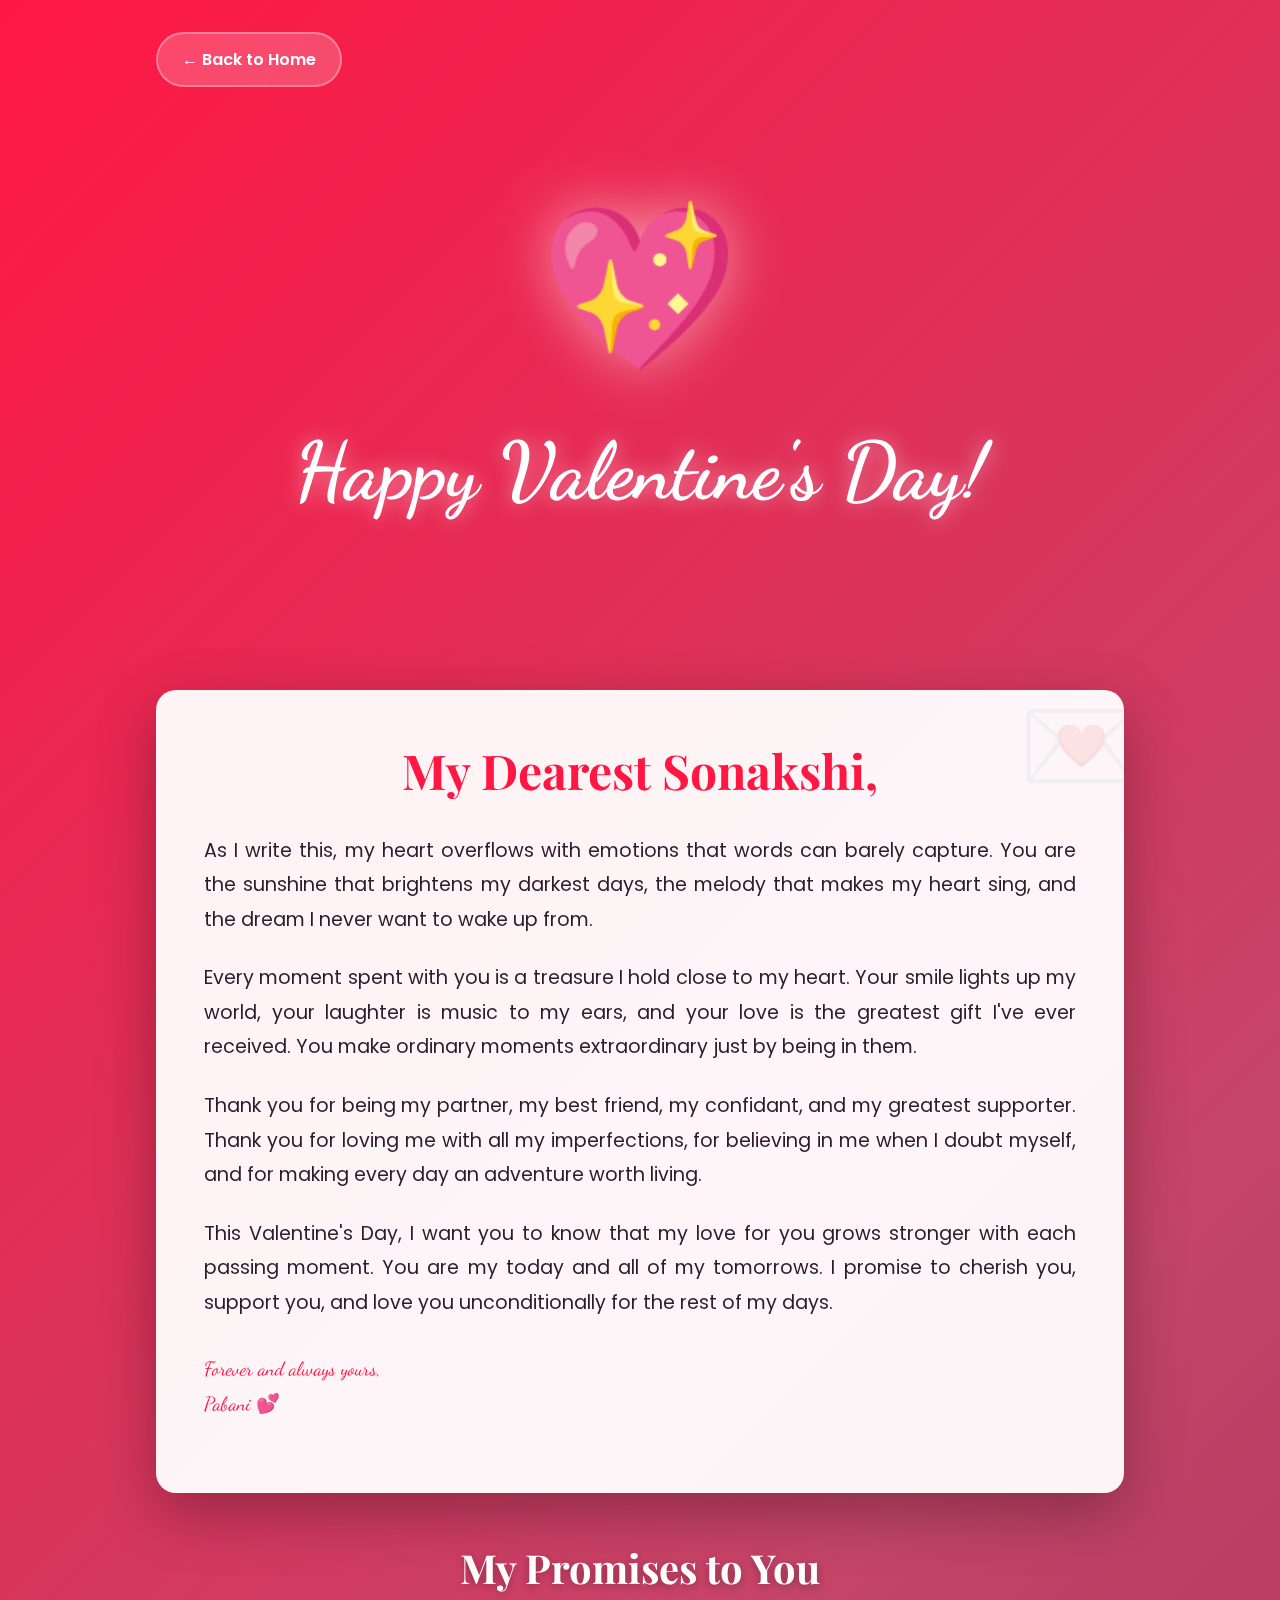
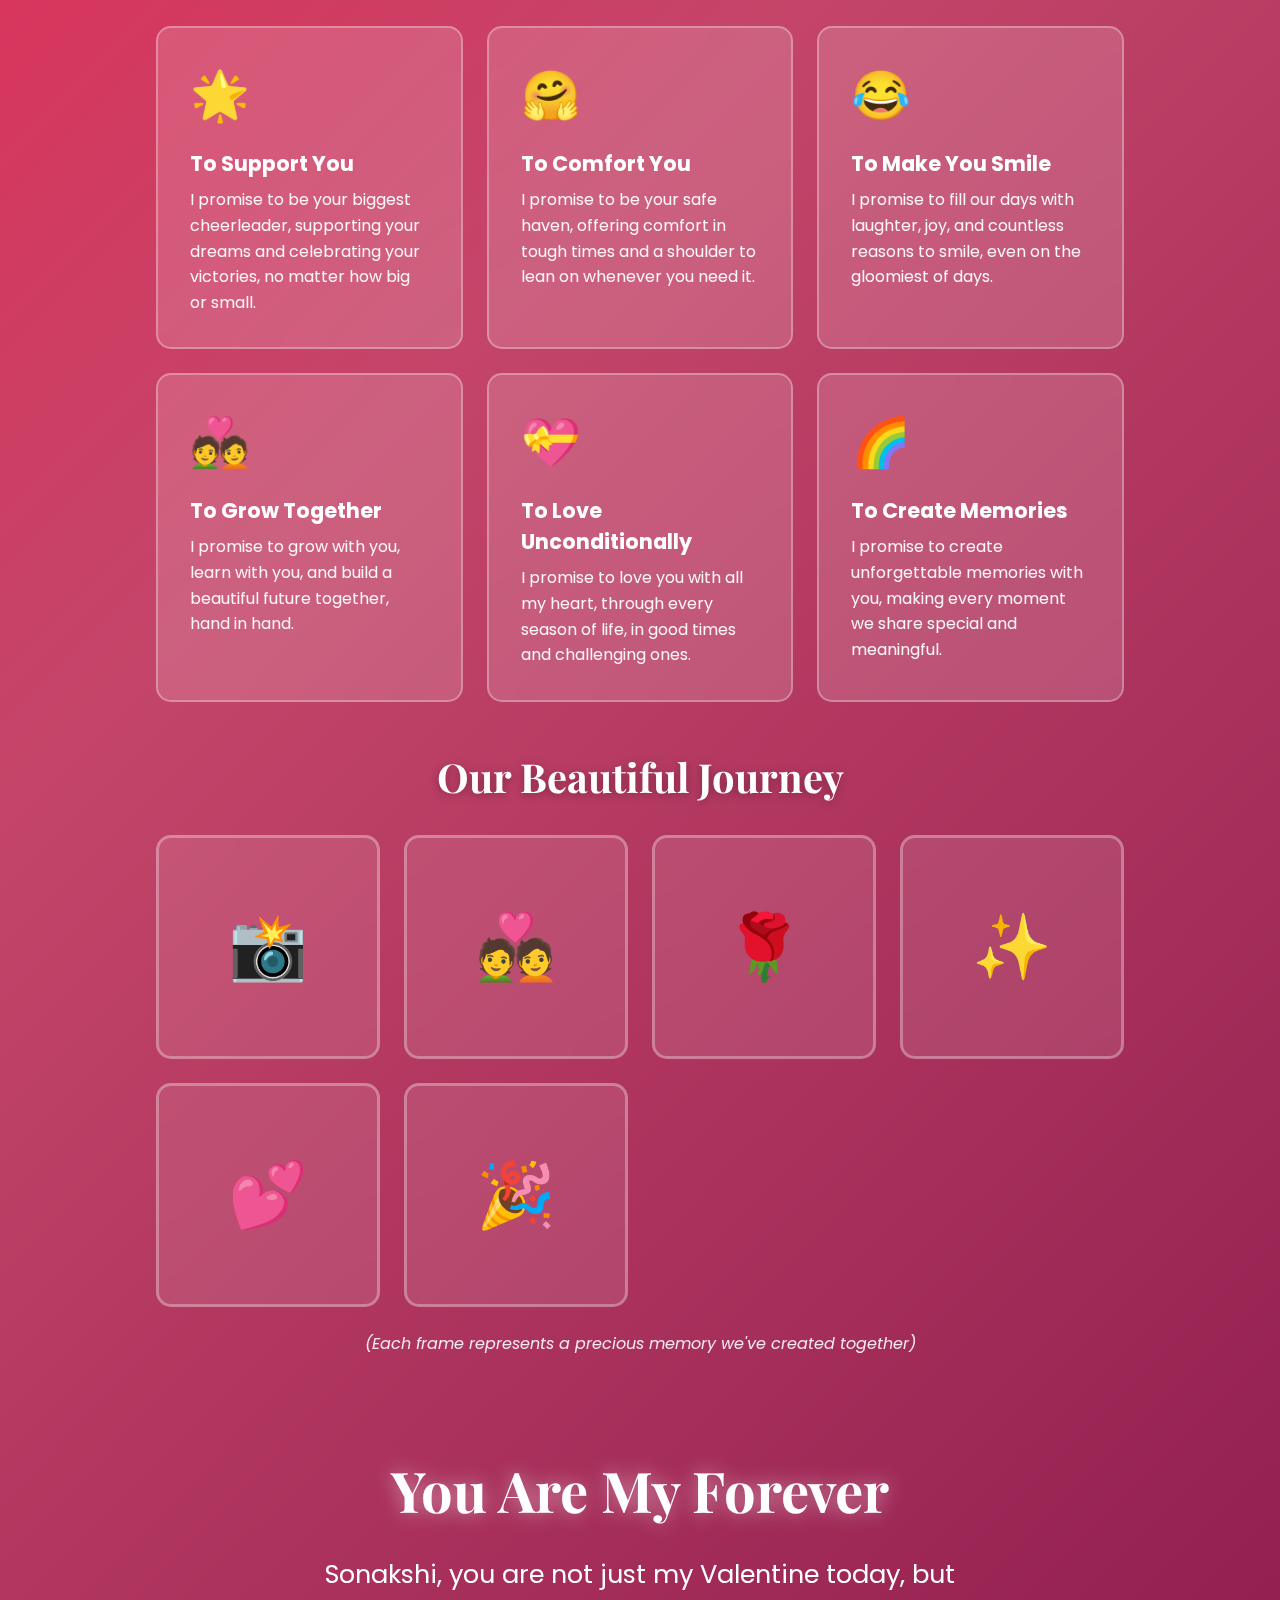
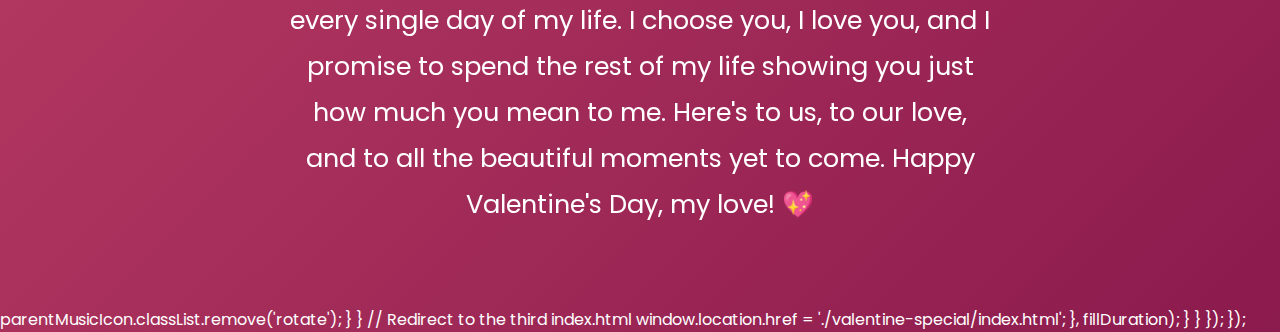
<file: valentine.html>
<!DOCTYPE html>
<html lang="en">
<head>
    <meta charset="UTF-8">
    <meta name="viewport" content="width=device-width, initial-scale=1.0">
    <title>Happy Valentine's Day Sonakshi! 💖</title>
    <link rel="preconnect" href="https://fonts.googleapis.com">
    <link rel="preconnect" href="https://fonts.gstatic.com" crossorigin>
    <link href="https://fonts.googleapis.com/css2?family=Playfair+Display:wght@400;700;900&family=Poppins:wght@300;400;600&family=Dancing+Script:wght@400;700&display=swap" rel="stylesheet">
    <style>
        * {
            margin: 0;
            padding: 0;
            box-sizing: border-box;
        }

        body {
            font-family: 'Poppins', sans-serif;
            background: linear-gradient(135deg, #ff1744 0%, #c44569 50%, #8b1a4d 100%);
            min-height: 100vh;
            overflow-x: hidden;
            color: white;
        }

        /* Floating hearts animation */
        .hearts-background {
            position: fixed;
            top: 0;
            left: 0;
            width: 100%;
            height: 100%;
            pointer-events: none;
            z-index: 1;
            overflow: hidden;
        }

        .heart-float {
            position: absolute;
            font-size: 30px;
            animation: floatUp 8s linear infinite;
            opacity: 0;
        }

        @keyframes floatUp {
            0% {
                transform: translateY(100vh) rotate(0deg);
                opacity: 0;
            }
            10% {
                opacity: 1;
            }
            90% {
                opacity: 1;
            }
            100% {
                transform: translateY(-100px) rotate(360deg);
                opacity: 0;
            }
        }

        /* Main container */
        .container {
            position: relative;
            z-index: 2;
            max-width: 1000px;
            margin: 0 auto;
            padding: 2rem 1rem;
        }

        /* Back button */
        .back-btn {
            display: inline-flex;
            align-items: center;
            gap: 0.5rem;
            padding: 0.8rem 1.5rem;
            background: rgba(255, 255, 255, 0.2);
            color: white;
            text-decoration: none;
            border-radius: 50px;
            font-weight: 600;
            transition: all 0.3s ease;
            backdrop-filter: blur(10px);
            border: 2px solid rgba(255, 255, 255, 0.3);
            margin-bottom: 2rem;
        }

        .back-btn:hover {
            background: rgba(255, 255, 255, 0.3);
            transform: translateX(-5px);
        }

        /* Hero section */
        .hero {
            text-align: center;
            padding: 3rem 1rem;
            animation: fadeInDown 1.5s ease;
        }

        @keyframes fadeInDown {
            from {
                opacity: 0;
                transform: translateY(-50px);
            }
            to {
                opacity: 1;
                transform: translateY(0);
            }
        }

        .main-heart {
            font-size: clamp(5rem, 15vw, 10rem);
            animation: heartbeat 1.5s ease infinite;
            display: inline-block;
            filter: drop-shadow(0 0 30px rgba(255, 255, 255, 0.5));
        }

        @keyframes heartbeat {
            0%, 100% {
                transform: scale(1);
            }
            25% {
                transform: scale(1.1);
            }
            50% {
                transform: scale(1);
            }
            75% {
                transform: scale(1.05);
            }
        }

        .main-title {
            font-family: 'Dancing Script', cursive;
            font-size: clamp(2.5rem, 8vw, 5rem);
            margin: 1rem 0;
            text-shadow: 0 0 20px rgba(255, 255, 255, 0.5);
            animation: glow 2s ease-in-out infinite;
        }

        @keyframes glow {
            0%, 100% {
                text-shadow: 0 0 20px rgba(255, 255, 255, 0.5);
            }
            50% {
                text-shadow: 0 0 40px rgba(255, 255, 255, 0.8), 0 0 60px rgba(255, 255, 255, 0.6);
            }
        }

        .subtitle {
            font-size: clamp(1.2rem, 3vw, 1.8rem);
            font-weight: 300;
            margin-bottom: 1rem;
            opacity: 0;
            animation: fadeIn 2s ease 0.5s forwards;
        }

        @keyframes fadeIn {
            to {
                opacity: 1;
            }
        }

        /* Letter section */
        .love-letter {
            background: rgba(255, 255, 255, 0.95);
            color: #2d1b2e;
            padding: 3rem;
            border-radius: 20px;
            margin: 3rem 0;
            box-shadow: 0 20px 60px rgba(0, 0, 0, 0.3);
            animation: slideInUp 1s ease 0.8s backwards;
            position: relative;
            overflow: hidden;
        }

        @keyframes slideInUp {
            from {
                opacity: 0;
                transform: translateY(50px);
            }
            to {
                opacity: 1;
                transform: translateY(0);
            }
        }

        .love-letter::before {
            content: '💌';
            position: absolute;
            top: -20px;
            right: -20px;
            font-size: 100px;
            opacity: 0.1;
        }

        .love-letter h2 {
            font-family: 'Playfair Display', serif;
            font-size: clamp(2rem, 5vw, 3rem);
            color: #ff1744;
            margin-bottom: 2rem;
            text-align: center;
        }

        .love-letter p {
            font-size: clamp(1rem, 2.5vw, 1.2rem);
            line-height: 1.8;
            margin-bottom: 1.5rem;
            text-align: justify;
        }

        .signature {
            text-align: right;
            font-family: 'Dancing Script', cursive;
            font-size: clamp(1.5rem, 4vw, 2rem);
            color: #ff1744;
            margin-top: 2rem;
        }

        /* Promises section */
        .promises {
            margin: 3rem 0;
            animation: slideInUp 1s ease 1.2s backwards;
        }

        .promises h3 {
            font-family: 'Playfair Display', serif;
            font-size: clamp(1.8rem, 4vw, 2.5rem);
            text-align: center;
            margin-bottom: 2rem;
            text-shadow: 0 2px 10px rgba(0, 0, 0, 0.3);
        }

        .promise-cards {
            display: grid;
            grid-template-columns: repeat(auto-fit, minmax(250px, 1fr));
            gap: 1.5rem;
        }

        .promise-card {
            background: rgba(255, 255, 255, 0.15);
            backdrop-filter: blur(10px);
            padding: 2rem;
            border-radius: 15px;
            border: 2px solid rgba(255, 255, 255, 0.3);
            transition: all 0.3s ease;
            cursor: pointer;
        }

        .promise-card:hover {
            transform: translateY(-10px);
            background: rgba(255, 255, 255, 0.25);
            box-shadow: 0 10px 30px rgba(0, 0, 0, 0.3);
        }

        .promise-icon {
            font-size: 3rem;
            margin-bottom: 1rem;
            display: block;
        }

        .promise-card h4 {
            font-size: 1.3rem;
            margin-bottom: 0.5rem;
        }

        .promise-card p {
            font-size: 1rem;
            line-height: 1.6;
            opacity: 0.95;
        }

        /* Gallery section */
        .memory-gallery {
            margin: 3rem 0;
            animation: slideInUp 1s ease 1.6s backwards;
        }

        .memory-gallery h3 {
            font-family: 'Playfair Display', serif;
            font-size: clamp(1.8rem, 4vw, 2.5rem);
            text-align: center;
            margin-bottom: 2rem;
            text-shadow: 0 2px 10px rgba(0, 0, 0, 0.3);
        }

        .memory-frames {
            display: grid;
            grid-template-columns: repeat(auto-fit, minmax(200px, 1fr));
            gap: 1.5rem;
        }

        .memory-frame {
            aspect-ratio: 1;
            background: rgba(255, 255, 255, 0.1);
            backdrop-filter: blur(10px);
            border-radius: 15px;
            border: 3px solid rgba(255, 255, 255, 0.3);
            display: flex;
            align-items: center;
            justify-content: center;
            font-size: 4rem;
            transition: all 0.3s ease;
            cursor: pointer;
        }

        .memory-frame:hover {
            transform: scale(1.05) rotate(5deg);
            border-color: rgba(255, 255, 255, 0.6);
        }

        /* Final message */
        .final-message {
            text-align: center;
            padding: 3rem 1rem;
            animation: slideInUp 1s ease 2s backwards;
        }

        .final-message h2 {
            font-family: 'Playfair Display', serif;
            font-size: clamp(2rem, 5vw, 3.5rem);
            margin-bottom: 1.5rem;
            text-shadow: 0 0 20px rgba(255, 255, 255, 0.5);
        }

        .final-message p {
            font-size: clamp(1.2rem, 3vw, 1.6rem);
            line-height: 1.8;
            max-width: 700px;
            margin: 0 auto;
        }

        /* Responsive */
        @media (max-width: 768px) {
            .container {
                padding: 1rem 0.5rem;
            }

            .love-letter {
                padding: 2rem 1.5rem;
            }

            .promise-cards,
            .memory-frames {
                grid-template-columns: 1fr;
            }

            .memory-frame {
                aspect-ratio: 16/9;
            }
        }

        @media (max-width: 480px) {
            .love-letter {
                padding: 1.5rem 1rem;
            }

            .promise-card {
                padding: 1.5rem;
            }
        }
    </style>
</head>
<body>
    <div class="hearts-background" id="heartsContainer"></div>

    <div class="container">
        <a href="../index.html" class="back-btn">← Back to Home</a>

        <div class="hero">
            <div class="main-heart">💖</div>
            <h1 class="main-title">Happy Valentine's Day!</h1>
            <p class="subtitle">To the love of my life, Sonakshi</p>
        </div>

        <div class="love-letter">
            <h2>My Dearest Sonakshi,</h2>
            <p>
                As I write this, my heart overflows with emotions that words can barely capture. You are the sunshine that brightens my darkest days, the melody that makes my heart sing, and the dream I never want to wake up from.
            </p>
            <p>
                Every moment spent with you is a treasure I hold close to my heart. Your smile lights up my world, your laughter is music to my ears, and your love is the greatest gift I've ever received. You make ordinary moments extraordinary just by being in them.
            </p>
            <p>
                Thank you for being my partner, my best friend, my confidant, and my greatest supporter. Thank you for loving me with all my imperfections, for believing in me when I doubt myself, and for making every day an adventure worth living.
            </p>
            <p>
                This Valentine's Day, I want you to know that my love for you grows stronger with each passing moment. You are my today and all of my tomorrows. I promise to cherish you, support you, and love you unconditionally for the rest of my days.
            </p>
            <p class="signature">
                Forever and always yours,<br>
                Pabani 💕
            </p>
        </div>

        <div class="promises">
            <h3>My Promises to You</h3>
            <div class="promise-cards">
                <div class="promise-card">
                    <span class="promise-icon">🌟</span>
                    <h4>To Support You</h4>
                    <p>I promise to be your biggest cheerleader, supporting your dreams and celebrating your victories, no matter how big or small.</p>
                </div>
                <div class="promise-card">
                    <span class="promise-icon">🤗</span>
                    <h4>To Comfort You</h4>
                    <p>I promise to be your safe haven, offering comfort in tough times and a shoulder to lean on whenever you need it.</p>
                </div>
                <div class="promise-card">
                    <span class="promise-icon">😂</span>
                    <h4>To Make You Smile</h4>
                    <p>I promise to fill our days with laughter, joy, and countless reasons to smile, even on the gloomiest of days.</p>
                </div>
                <div class="promise-card">
                    <span class="promise-icon">💑</span>
                    <h4>To Grow Together</h4>
                    <p>I promise to grow with you, learn with you, and build a beautiful future together, hand in hand.</p>
                </div>
                <div class="promise-card">
                    <span class="promise-icon">💝</span>
                    <h4>To Love Unconditionally</h4>
                    <p>I promise to love you with all my heart, through every season of life, in good times and challenging ones.</p>
                </div>
                <div class="promise-card">
                    <span class="promise-icon">🌈</span>
                    <h4>To Create Memories</h4>
                    <p>I promise to create unforgettable memories with you, making every moment we share special and meaningful.</p>
                </div>
            </div>
        </div>

        <div class="memory-gallery">
            <h3>Our Beautiful Journey</h3>
            <div class="memory-frames">
                <div class="memory-frame">📸</div>
                <div class="memory-frame">💑</div>
                <div class="memory-frame">🌹</div>
                <div class="memory-frame">✨</div>
                <div class="memory-frame">💕</div>
                <div class="memory-frame">🎉</div>
            </div>
            <p style="text-align: center; margin-top: 1.5rem; font-style: italic; opacity: 0.9;">
                (Each frame represents a precious memory we've created together)
            </p>
        </div>

        <div class="final-message">
            <h2>You Are My Forever</h2>
            <p>
                Sonakshi, you are not just my Valentine today, but every single day of my life. I choose you, I love you, and I promise to spend the rest of my life showing you just how much you mean to me. Here's to us, to our love, and to all the beautiful moments yet to come. Happy Valentine's Day, my love! 💖
            </p>
        </div>
    </div>

    <script>
        // Create floating hearts
        const heartsContainer = document.getElementById('heartsContainer');
        const heartSymbols = ['💖', '💕', '💗', '💓', '💝', '❤️', '💘'];

        function createHeart() {
            const heart = document.createElement('div');
            heart.className = 'heart-float';
            heart.textContent = heartSymbols[Math.floor(Math.random() * heartSymbols.length)];
            heart.style.left = Math.random() * 100 + '%';
            heart.style.fontSize = (Math.random() * 20 + 20) + 'px';
            heart.style.animationDuration = (Math.random() * 4 + 6) + 's';
            heart.style.animationDelay = Math.random() * 2 + 's';
            
            heartsContainer.appendChild(heart);
            
            setTimeout(() => {
                heart.remove();
            }, 10000);
        }

        // Generate hearts continuously
        setInterval(createHeart, 300);

        // Add interactive effects
        document.querySelectorAll('.promise-card, .memory-frame').forEach(card => {
            card.addEventListener('click', function() {
                this.style.animation = 'none';
                setTimeout(() => {
                    this.style.animation = '';
                }, 10);
            });
        });

        console.log('💖 With all my love, Pabani 💖');
    </script>
</body>
</html>                                parentMusicIcon.classList.remove('rotate');
                            }
                        }

                        // Redirect to the third index.html
                        window.location.href = './valentine-special/index.html';
                    }, fillDuration);
                }
            }
        });
    });
    </script>
</body>

</html>
</file>
<file: styles.css>
:root {
    --rose-pink: #ff6b9d;
    --deep-pink: #c44569;
    --soft-pink: #ffeef4;
    --cream: #fff5f7;
    --dark: #2d1b2e;
    --accent: #ff1744;
    --gold: #ffd700;
}

* {
    margin: 0;
    padding: 0;
    box-sizing: border-box;
}

body {
    font-family: 'Poppins', sans-serif;
    background: linear-gradient(135deg, var(--soft-pink) 0%, var(--cream) 100%);
    min-height: 100vh;
    overflow-x: hidden;
    position: relative;
}

/* Animated hearts background */
.hearts-bg {
    position: fixed;
    top: 0;
    left: 0;
    width: 100%;
    height: 100%;
    pointer-events: none;
    z-index: 1;
    overflow: hidden;
}

.hearts-bg::before,
.hearts-bg::after {
    content: '♥';
    position: absolute;
    font-size: 20px;
    color: rgba(255, 107, 157, 0.2);
    animation: float 15s infinite;
}

.hearts-bg::before {
    left: 10%;
    animation-delay: 0s;
}

.hearts-bg::after {
    left: 80%;
    animation-delay: 7s;
}

@keyframes float {
    0%, 100% {
        transform: translateY(100vh) rotate(0deg);
        opacity: 0;
    }
    10% {
        opacity: 1;
    }
    90% {
        opacity: 1;
    }
    100% {
        transform: translateY(-100px) rotate(360deg);
        opacity: 0;
    }
}

/* Cursor glow effect */
.cursor-glow {
    position: fixed;
    width: 300px;
    height: 300px;
    background: radial-gradient(circle, rgba(255, 107, 157, 0.3) 0%, transparent 70%);
    pointer-events: none;
    z-index: 999;
    transition: transform 0.2s ease;
    transform: translate(-50%, -50%);
}

/* Container */
.container {
    max-width: 1400px;
    margin: 0 auto;
    padding: 2rem 1rem;
    position: relative;
    z-index: 2;
}

/* Hero Section */
.hero {
    text-align: center;
    padding: 4rem 1rem 3rem;
    animation: fadeInDown 1s ease;
}

@keyframes fadeInDown {
    from {
        opacity: 0;
        transform: translateY(-30px);
    }
    to {
        opacity: 1;
        transform: translateY(0);
    }
}

.title {
    font-family: 'Playfair Display', serif;
    font-size: clamp(2rem, 5vw, 4rem);
    color: var(--dark);
    margin-bottom: 1rem;
    display: flex;
    flex-direction: column;
    align-items: center;
    gap: 0.5rem;
}

.from, .to {
    display: inline-block;
    animation: slideIn 1s ease;
}

.from {
    animation-delay: 0.2s;
    opacity: 0;
    animation-fill-mode: forwards;
}

.to {
    animation-delay: 0.4s;
    opacity: 0;
    animation-fill-mode: forwards;
}

@keyframes slideIn {
    from {
        opacity: 0;
        transform: translateX(-30px);
    }
    to {
        opacity: 1;
        transform: translateX(0);
    }
}

.heart {
    font-size: clamp(2.5rem, 6vw, 5rem);
    color: var(--accent);
    animation: heartbeat 1.5s ease infinite;
    display: inline-block;
}

@keyframes heartbeat {
    0%, 100% {
        transform: scale(1);
    }
    25% {
        transform: scale(1.1);
    }
    50% {
        transform: scale(1);
    }
}

.subtitle {
    font-size: clamp(1rem, 2.5vw, 1.5rem);
    color: var(--deep-pink);
    font-weight: 300;
    animation: fadeIn 1.5s ease;
    animation-delay: 0.6s;
    opacity: 0;
    animation-fill-mode: forwards;
}

@keyframes fadeIn {
    to {
        opacity: 1;
    }
}

/* Days Container */
.days-container {
    display: grid;
    grid-template-columns: repeat(auto-fit, minmax(280px, 1fr));
    gap: 2rem;
    padding: 2rem 0;
    max-width: 1200px;
    margin: 0 auto;
}

/* Day Cards */
.day-card {
    perspective: 1000px;
    height: 350px;
    animation: fadeInUp 0.8s ease;
    animation-fill-mode: backwards;
}

.day-card:nth-child(1) { animation-delay: 0.1s; }
.day-card:nth-child(2) { animation-delay: 0.2s; }
.day-card:nth-child(3) { animation-delay: 0.3s; }
.day-card:nth-child(4) { animation-delay: 0.4s; }
.day-card:nth-child(5) { animation-delay: 0.5s; }
.day-card:nth-child(6) { animation-delay: 0.6s; }
.day-card:nth-child(7) { animation-delay: 0.7s; }
.day-card:nth-child(8) { animation-delay: 0.8s; }

@keyframes fadeInUp {
    from {
        opacity: 0;
        transform: translateY(30px);
    }
    to {
        opacity: 1;
        transform: translateY(0);
    }
}

.card-inner {
    position: relative;
    width: 100%;
    height: 100%;
    transition: transform 0.8s;
    transform-style: preserve-3d;
    cursor: pointer;
}

.day-card:hover .card-inner {
    transform: rotateY(180deg);
}

.card-front,
.card-back {
    position: absolute;
    width: 100%;
    height: 100%;
    backface-visibility: hidden;
    border-radius: 20px;
    padding: 2rem;
    display: flex;
    flex-direction: column;
    justify-content: center;
    align-items: center;
    box-shadow: 0 10px 40px rgba(0, 0, 0, 0.1);
}

.card-front {
    background: linear-gradient(135deg, #ffffff 0%, var(--soft-pink) 100%);
    border: 2px solid rgba(255, 107, 157, 0.2);
}

.card-back {
    background: linear-gradient(135deg, var(--rose-pink) 0%, var(--deep-pink) 100%);
    color: white;
    transform: rotateY(180deg);
}

.icon {
    font-size: 4rem;
    margin-bottom: 1rem;
    animation: bounce 2s ease infinite;
}

@keyframes bounce {
    0%, 100% {
        transform: translateY(0);
    }
    50% {
        transform: translateY(-10px);
    }
}

.day-card h2 {
    font-family: 'Playfair Display', serif;
    font-size: 1.8rem;
    color: var(--dark);
    margin-bottom: 0.5rem;
}

.date {
    color: var(--deep-pink);
    font-size: 1rem;
    font-weight: 600;
}

.card-back h3 {
    font-family: 'Playfair Display', serif;
    font-size: 1.5rem;
    margin-bottom: 1rem;
}

.card-back p {
    font-size: 1rem;
    text-align: center;
    margin-bottom: 1.5rem;
    line-height: 1.6;
}

.explore-btn {
    padding: 0.8rem 2rem;
    background: white;
    color: var(--deep-pink);
    border: none;
    border-radius: 50px;
    font-weight: 600;
    cursor: pointer;
    transition: all 0.3s ease;
    font-size: 1rem;
}

.explore-btn:hover {
    transform: scale(1.05);
    box-shadow: 0 5px 20px rgba(255, 255, 255, 0.4);
}

/* Valentine Special Card */
.valentine-special .card-front {
    background: linear-gradient(135deg, var(--gold) 0%, #ffa500 100%);
    border: 3px solid var(--accent);
    position: relative;
    overflow: hidden;
}

.valentine-special .card-front::before {
    content: '✨';
    position: absolute;
    font-size: 2rem;
    animation: sparkle 2s ease infinite;
}

@keyframes sparkle {
    0%, 100% {
        opacity: 0;
        transform: scale(0.5) rotate(0deg);
    }
    50% {
        opacity: 1;
        transform: scale(1.2) rotate(180deg);
    }
}

.valentine-special .card-back {
    background: linear-gradient(135deg, var(--accent) 0%, #ff1744 100%);
}

/* Footer */
.footer {
    text-align: center;
    padding: 3rem 1rem 2rem;
    color: var(--dark);
    animation: fadeIn 2s ease;
}

.footer p {
    margin: 0.5rem 0;
    font-size: 1.1rem;
}

.footer-note {
    font-size: 0.9rem;
    color: var(--deep-pink);
    font-style: italic;
}

/* Responsive Design */
@media (max-width: 768px) {
    .container {
        padding: 1rem 0.5rem;
    }

    .hero {
        padding: 2rem 1rem 1.5rem;
    }

    .days-container {
        grid-template-columns: 1fr;
        gap: 1.5rem;
        padding: 1rem 0.5rem;
    }

    .day-card {
        height: 320px;
    }

    .card-front,
    .card-back {
        padding: 1.5rem;
    }

    .icon {
        font-size: 3rem;
    }

    .day-card h2 {
        font-size: 1.5rem;
    }

    .cursor-glow {
        display: none;
    }
}

@media (max-width: 480px) {
    .title {
        font-size: 2rem;
    }

    .heart {
        font-size: 2.5rem;
    }

    .subtitle {
        font-size: 1rem;
    }

    .day-card {
        height: 300px;
    }

    .icon {
        font-size: 2.5rem;
    }

    .day-card h2 {
        font-size: 1.3rem;
    }

    .card-back h3 {
        font-size: 1.2rem;
    }

    .card-back p {
        font-size: 0.9rem;
    }
}

/* Touch devices - auto flip on tap */
@media (hover: none) and (pointer: coarse) {
    .day-card.flipped .card-inner {
        transform: rotateY(180deg);
    }
}
</file>
<file: day-styles.css>
:root {
    --rose-pink: #ff6b9d;
    --deep-pink: #c44569;
    --soft-pink: #ffeef4;
    --cream: #fff5f7;
    --dark: #2d1b2e;
    --accent: #ff1744;
    --gold: #ffd700;
}

* {
    margin: 0;
    padding: 0;
    box-sizing: border-box;
}

body {
    font-family: 'Poppins', sans-serif;
    min-height: 100vh;
    overflow-x: hidden;
    position: relative;
}

/* Different backgrounds for each day */
.rose-day {
    background: linear-gradient(135deg, #ffe5ec 0%, #ffc2d4 100%);
}

.propose-day {
    background: linear-gradient(135deg, #ffd6e8 0%, #ffb3d9 100%);
}

.chocolate-day {
    background: linear-gradient(135deg, #d4a574 0%, #8b5a3c 100%);
}

.teddy-day {
    background: linear-gradient(135deg, #ffe4b5 0%, #ffd4a3 100%);
}

.promise-day {
    background: linear-gradient(135deg, #e3f2fd 0%, #bbdefb 100%);
}

.hug-day {
    background: linear-gradient(135deg, #fff9c4 0%, #fff59d 100%);
}

.kiss-day {
    background: linear-gradient(135deg, #f8bbd0 0%, #f06292 100%);
}

.valentine-day {
    background: linear-gradient(135deg, #ff1744 0%, #c44569 100%);
}

/* Floating elements */
.petals-container {
    position: fixed;
    top: 0;
    left: 0;
    width: 100%;
    height: 100%;
    pointer-events: none;
    z-index: 1;
    overflow: hidden;
}

.falling-petal {
    position: absolute;
    top: -50px;
    font-size: 24px;
    animation: fall linear forwards;
    opacity: 0.7;
}

@keyframes fall {
    to {
        transform: translateY(100vh) rotate(360deg);
        opacity: 0;
    }
}

/* Navigation */
.nav {
    padding: 1.5rem 2rem;
    position: relative;
    z-index: 10;
}

.back-btn {
    display: inline-flex;
    align-items: center;
    gap: 0.5rem;
    padding: 0.8rem 1.5rem;
    background: rgba(255, 255, 255, 0.9);
    color: var(--dark);
    text-decoration: none;
    border-radius: 50px;
    font-weight: 600;
    transition: all 0.3s ease;
    backdrop-filter: blur(10px);
    box-shadow: 0 4px 15px rgba(0, 0, 0, 0.1);
}

.back-btn:hover {
    transform: translateX(-5px);
    box-shadow: 0 6px 20px rgba(0, 0, 0, 0.15);
}

/* Content wrapper */
.content-wrapper {
    max-width: 900px;
    margin: 0 auto;
    padding: 0 1rem 4rem;
    position: relative;
    z-index: 2;
}

/* Day header */
.day-header {
    text-align: center;
    padding: 2rem 1rem;
    animation: fadeInDown 1s ease;
}

@keyframes fadeInDown {
    from {
        opacity: 0;
        transform: translateY(-30px);
    }
    to {
        opacity: 1;
        transform: translateY(0);
    }
}

.icon-large {
    font-size: clamp(5rem, 10vw, 8rem);
    margin-bottom: 1rem;
    animation: bounce 2s ease infinite;
}

@keyframes bounce {
    0%, 100% {
        transform: translateY(0);
    }
    50% {
        transform: translateY(-20px);
    }
}

.day-title {
    font-family: 'Playfair Display', serif;
    font-size: clamp(2.5rem, 6vw, 4rem);
    color: var(--dark);
    margin-bottom: 0.5rem;
}

.day-date {
    font-size: clamp(1rem, 2vw, 1.3rem);
    color: var(--deep-pink);
    font-weight: 600;
    margin-bottom: 1rem;
}

.dedication {
    font-size: clamp(1.2rem, 3vw, 1.5rem);
    color: var(--accent);
    font-style: italic;
    font-weight: 300;
}

/* Message card */
.message-card {
    background: rgba(255, 255, 255, 0.95);
    backdrop-filter: blur(10px);
    padding: 2.5rem;
    border-radius: 20px;
    margin: 2rem 0;
    box-shadow: 0 10px 40px rgba(0, 0, 0, 0.1);
    animation: fadeInUp 1s ease 0.3s backwards;
}

@keyframes fadeInUp {
    from {
        opacity: 0;
        transform: translateY(30px);
    }
    to {
        opacity: 1;
        transform: translateY(0);
    }
}

.message-card h2 {
    font-family: 'Playfair Display', serif;
    font-size: clamp(1.8rem, 4vw, 2.5rem);
    color: var(--deep-pink);
    margin-bottom: 1.5rem;
    text-align: center;
}

.message-card p {
    font-size: clamp(1rem, 2vw, 1.1rem);
    line-height: 1.8;
    color: var(--dark);
    margin-bottom: 1.5rem;
}

.signature {
    text-align: right;
    font-style: italic;
    color: var(--accent);
    font-weight: 600;
    margin-top: 2rem;
}

/* Quote section */
.quote-section {
    margin: 3rem 0;
    animation: fadeInUp 1s ease 0.6s backwards;
}

.quote-section h3 {
    font-family: 'Playfair Display', serif;
    font-size: clamp(1.5rem, 3vw, 2rem);
    color: var(--dark);
    text-align: center;
    margin-bottom: 2rem;
}

.quote-carousel {
    position: relative;
    min-height: 150px;
    display: flex;
    align-items: center;
    justify-content: center;
}

.quote {
    position: absolute;
    width: 100%;
    opacity: 0;
    transform: translateX(50px);
    transition: all 0.5s ease;
    background: rgba(255, 255, 255, 0.9);
    backdrop-filter: blur(10px);
    padding: 2rem;
    border-radius: 15px;
    box-shadow: 0 5px 20px rgba(0, 0, 0, 0.1);
}

.quote.active {
    opacity: 1;
    transform: translateX(0);
}

.quote p {
    font-size: clamp(1.1rem, 2.5vw, 1.3rem);
    font-style: italic;
    color: var(--dark);
    text-align: center;
    line-height: 1.6;
    margin: 0;
}

.carousel-dots {
    display: flex;
    justify-content: center;
    gap: 0.8rem;
    margin-top: 2rem;
}

.dot {
    width: 12px;
    height: 12px;
    border-radius: 50%;
    background: rgba(255, 107, 157, 0.3);
    cursor: pointer;
    transition: all 0.3s ease;
}

.dot.active {
    background: var(--accent);
    transform: scale(1.3);
}

.dot:hover {
    background: var(--rose-pink);
}

/* Interactive rose */
.interactive-rose {
    text-align: center;
    margin: 3rem 0;
    animation: fadeInUp 1s ease 0.9s backwards;
}

.rose-container {
    display: flex;
    justify-content: center;
    align-items: center;
    min-height: 300px;
    cursor: pointer;
}

.rose {
    position: relative;
    width: 150px;
    height: 150px;
    transition: transform 0.3s ease;
}

.rose:hover {
    transform: scale(1.1);
}

@keyframes roseBloom {
    0%, 100% {
        transform: scale(1) rotate(0deg);
    }
    25% {
        transform: scale(1.2) rotate(5deg);
    }
    50% {
        transform: scale(1.3) rotate(-5deg);
    }
    75% {
        transform: scale(1.2) rotate(5deg);
    }
}

.petal {
    position: absolute;
    width: 60px;
    height: 60px;
    background: radial-gradient(ellipse at center, #ff6b9d 0%, #c44569 100%);
    border-radius: 50% 50% 50% 0;
    transform-origin: bottom right;
}

.petal:nth-child(1) {
    transform: rotate(0deg) translate(30px, -30px);
}

.petal:nth-child(2) {
    transform: rotate(72deg) translate(30px, -30px);
}

.petal:nth-child(3) {
    transform: rotate(144deg) translate(30px, -30px);
}

.petal:nth-child(4) {
    transform: rotate(216deg) translate(30px, -30px);
}

.petal:nth-child(5) {
    transform: rotate(288deg) translate(30px, -30px);
}

.stem {
    position: absolute;
    bottom: -100px;
    left: 50%;
    transform: translateX(-50%);
    width: 8px;
    height: 100px;
    background: linear-gradient(to bottom, #4a7c59 0%, #2d5c3f 100%);
    border-radius: 5px;
}

.leaf {
    position: absolute;
    width: 40px;
    height: 25px;
    background: #4a7c59;
    border-radius: 0 50% 50% 0;
    bottom: -50px;
}

.leaf:nth-child(6) {
    left: -20px;
    transform: rotate(-30deg);
}

.leaf:nth-child(7) {
    right: -20px;
    transform: rotate(30deg) scaleX(-1);
}

.tap-hint {
    margin-top: 8rem;
    font-size: 1rem;
    color: var(--deep-pink);
    font-style: italic;
}

/* Responsive Design */
@media (max-width: 768px) {
    .nav {
        padding: 1rem 1rem;
    }

    .back-btn {
        padding: 0.6rem 1.2rem;
        font-size: 0.9rem;
    }

    .content-wrapper {
        padding: 0 0.75rem 3rem;
    }

    .day-header {
        padding: 1rem 0.5rem;
    }

    .message-card {
        padding: 1.5rem;
        margin: 1.5rem 0;
    }

    .quote {
        padding: 1.5rem;
    }

    .rose-container {
        min-height: 250px;
    }

    .rose {
        width: 120px;
        height: 120px;
    }

    .petal {
        width: 50px;
        height: 50px;
    }

    .stem {
        bottom: -80px;
        height: 80px;
    }

    .tap-hint {
        margin-top: 6rem;
    }
}

@media (max-width: 480px) {
    .message-card {
        padding: 1.2rem;
    }

    .quote {
        padding: 1.2rem;
    }

    .carousel-dots {
        gap: 0.5rem;
    }

    .dot {
        width: 10px;
        height: 10px;
    }

    .rose {
        width: 100px;
        height: 100px;
    }

    .petal {
        width: 40px;
        height: 40px;
    }

    .stem {
        bottom: -60px;
        height: 60px;
        width: 6px;
    }

    .leaf {
        width: 30px;
        height: 20px;
    }

    .tap-hint {
        margin-top: 5rem;
        font-size: 0.9rem;
    }
}
</file>
